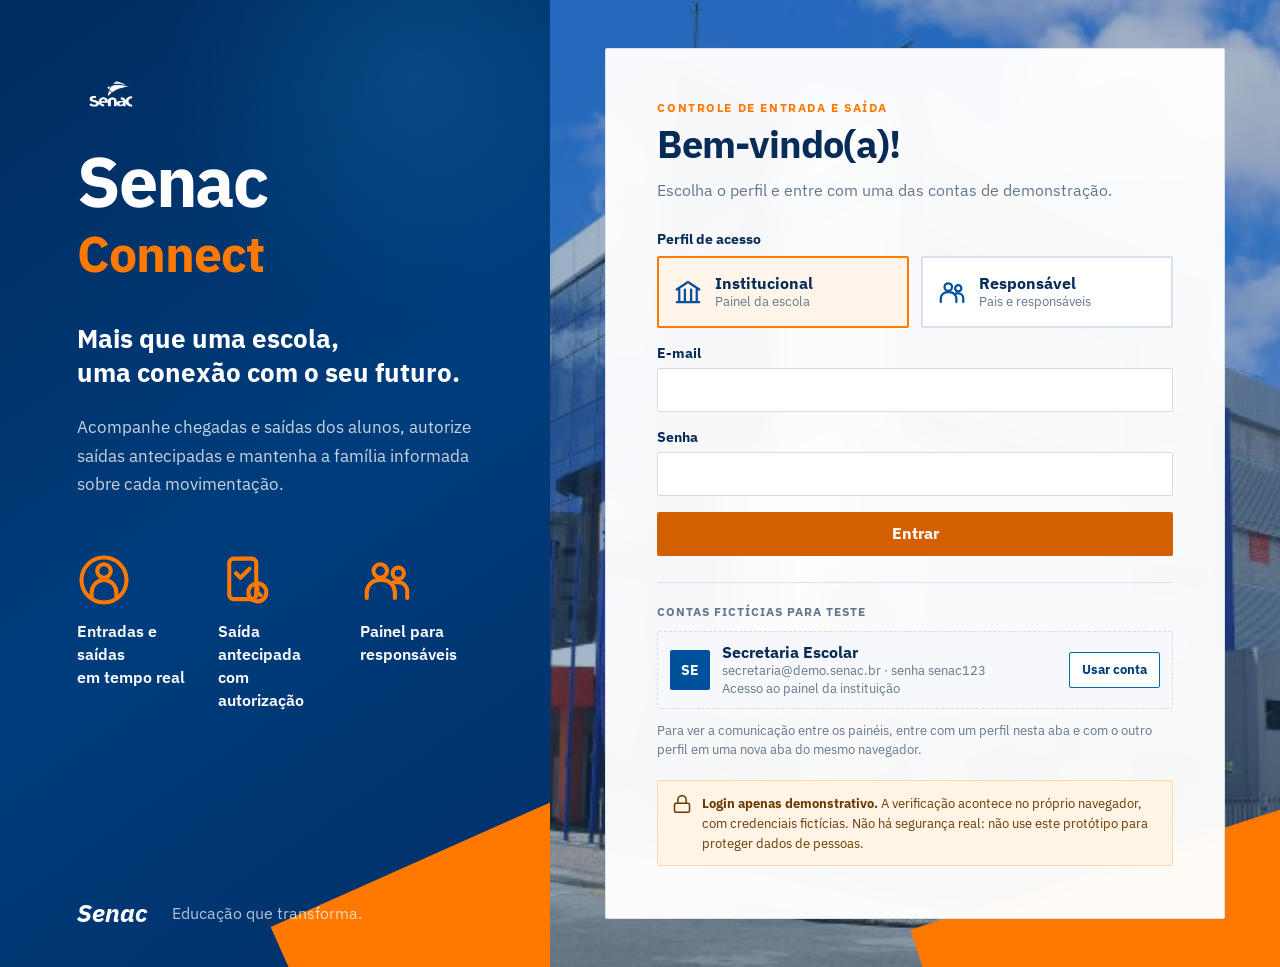
<file: index.html>
<!DOCTYPE html>
<html lang="pt-BR">
<head>
  <meta charset="UTF-8">
  <meta name="viewport" content="width=device-width, initial-scale=1.0">
  <meta
    name="description"
    content="Protótipo do sistema de controle de entrada e saída de alunos do Senac."
  >

  <title>Senac Connect</title>

  <link rel="preconnect" href="https://fonts.googleapis.com">
  <link rel="preconnect" href="https://fonts.gstatic.com" crossorigin>
  <link
    href="https://fonts.googleapis.com/css2?family=IBM+Plex+Sans:wght@400;500;600;700&display=swap"
    rel="stylesheet"
  >
  <link rel="stylesheet" href="style.css">
</head>

<body>
  <main class="page">
    <section class="presentation" aria-labelledby="brand-title">
      <div class="presentation__content">
        <img
          class="brand-logo"
          src="img/logo-senac.png"
          alt="Senac"
        >

        <h1 id="brand-title" class="brand-title">
          <span>Senac</span>
        <strong>Connect</strong>
        </h1>

        <p class="slogan">
          Mais que uma escola,<br>
          uma conexão com o seu futuro.
        </p>

        <p class="description">
          Acompanhe chegadas e saídas dos alunos, autorize saídas antecipadas
          e mantenha a família informada sobre cada movimentação.
        </p>

        <div class="features">
          <article class="feature">
            <div class="feature__icon" aria-hidden="true">
              <svg viewBox="0 0 24 24">
                <circle cx="12" cy="8" r="3"></circle>
                <path d="M6.5 20v-2.5A5.5 5.5 0 0 1 12 12a5.5 5.5 0 0 1 5.5 5.5V20"></path>
                <circle cx="12" cy="12" r="10"></circle>
              </svg>
            </div>
            <p>Entradas e saídas<br>em tempo real</p>
          </article>

          <article class="feature">
            <div class="feature__icon" aria-hidden="true">
              <svg viewBox="0 0 24 24">
                <rect x="5" y="2.5" width="12" height="18" rx="2"></rect>
                <path d="m8 9 2 2 4-4"></path>
                <circle cx="17.5" cy="17.5" r="4"></circle>
                <path d="M17.5 15.5v2.2l1.5 1"></path>
              </svg>
            </div>
            <p>Saída antecipada<br>com autorização</p>
          </article>

          <article class="feature">
            <div class="feature__icon" aria-hidden="true">
              <svg viewBox="0 0 24 24">
                <circle cx="9" cy="8" r="3"></circle>
                <circle cx="17" cy="9" r="2.5"></circle>
                <path d="M3 20v-2.5A5.5 5.5 0 0 1 8.5 12H10a5.5 5.5 0 0 1 5.5 5.5V20"></path>
                <path d="M15 13h2a4 4 0 0 1 4 4v3"></path>
              </svg>
            </div>
            <p>Painel para<br>responsáveis</p>
          </article>
        </div>

        <footer class="presentation__footer">
          <strong>Senac</strong>
          <span>Educação que transforma.</span>
        </footer>
      </div>
    </section>

    <section class="access" aria-label="Acesso ao sistema">
      <div class="access__background" aria-hidden="true"></div>

      <div class="card">
        <header class="card__header">
          <p class="eyebrow">Controle de entrada e saída</p>
          <h2>Bem-vindo(a)!</h2>
          <p>Escolha o perfil e entre com uma das contas de demonstração.</p>
        </header>

        <p id="loginStatus" class="login-status" role="status" aria-live="polite"></p>

        <form id="loginForm" class="login-form" novalidate>
          <fieldset class="profile-switch">
            <legend>Perfil de acesso</legend>

            <label class="profile-option">
              <input type="radio" name="perfil" value="institucional" checked>
              <span class="profile-option__body">
                <svg viewBox="0 0 24 24" aria-hidden="true">
                  <path d="M3 10 12 4l9 6"></path>
                  <path d="M5 10v9M9.5 10v9M14.5 10v9M19 10v9M3 20h18"></path>
                </svg>
                <span>
                  <strong>Institucional</strong>
                  <small>Painel da escola</small>
                </span>
              </span>
            </label>

            <label class="profile-option">
              <input type="radio" name="perfil" value="responsavel">
              <span class="profile-option__body">
                <svg viewBox="0 0 24 24" aria-hidden="true">
                  <circle cx="9" cy="8" r="3"></circle>
                  <circle cx="17" cy="9" r="2.5"></circle>
                  <path d="M3 20v-2.5A5.5 5.5 0 0 1 8.5 12H10a5.5 5.5 0 0 1 5.5 5.5V20"></path>
                  <path d="M15 13h2a4 4 0 0 1 4 4v3"></path>
                </svg>
                <span>
                  <strong>Responsável</strong>
                  <small>Pais e responsáveis</small>
                </span>
              </span>
            </label>
          </fieldset>

          <div class="field">
            <label for="loginEmail">E-mail</label>
            <input id="loginEmail" type="email" autocomplete="username" aria-describedby="loginEmailError" required>
            <p id="loginEmailError" class="field__error"></p>
          </div>

          <div class="field">
            <label for="loginPassword">Senha</label>
            <input id="loginPassword" type="password" autocomplete="current-password" aria-describedby="loginPasswordError" required>
            <p id="loginPasswordError" class="field__error"></p>
          </div>

          <p id="loginError" class="form-error" role="alert"></p>

          <button class="primary-button" type="submit">Entrar</button>
        </form>

        <section class="demo-accounts" aria-labelledby="demoAccountsTitle">
          <h3 id="demoAccountsTitle">Contas fictícias para teste</h3>
          <ul id="demoAccounts" class="demo-accounts__list"></ul>
          <p class="demo-accounts__tip">
            Para ver a comunicação entre os painéis, entre com um perfil nesta aba
            e com o outro perfil em uma nova aba do mesmo navegador.
          </p>
        </section>

        <p class="notice notice--warning">
          <svg viewBox="0 0 24 24" aria-hidden="true">
            <rect x="3" y="11" width="18" height="11" rx="2"></rect>
            <path d="M7 11V7a5 5 0 0 1 10 0v4"></path>
          </svg>
          <span>
            <strong>Login apenas demonstrativo.</strong>
            A verificação acontece no próprio navegador, com credenciais fictícias.
            Não há segurança real: não use este protótipo para proteger dados de pessoas.
          </span>
        </p>
      </div>
    </section>
  </main>

  <script src="script.js"></script>
</body>
</html>
</file>
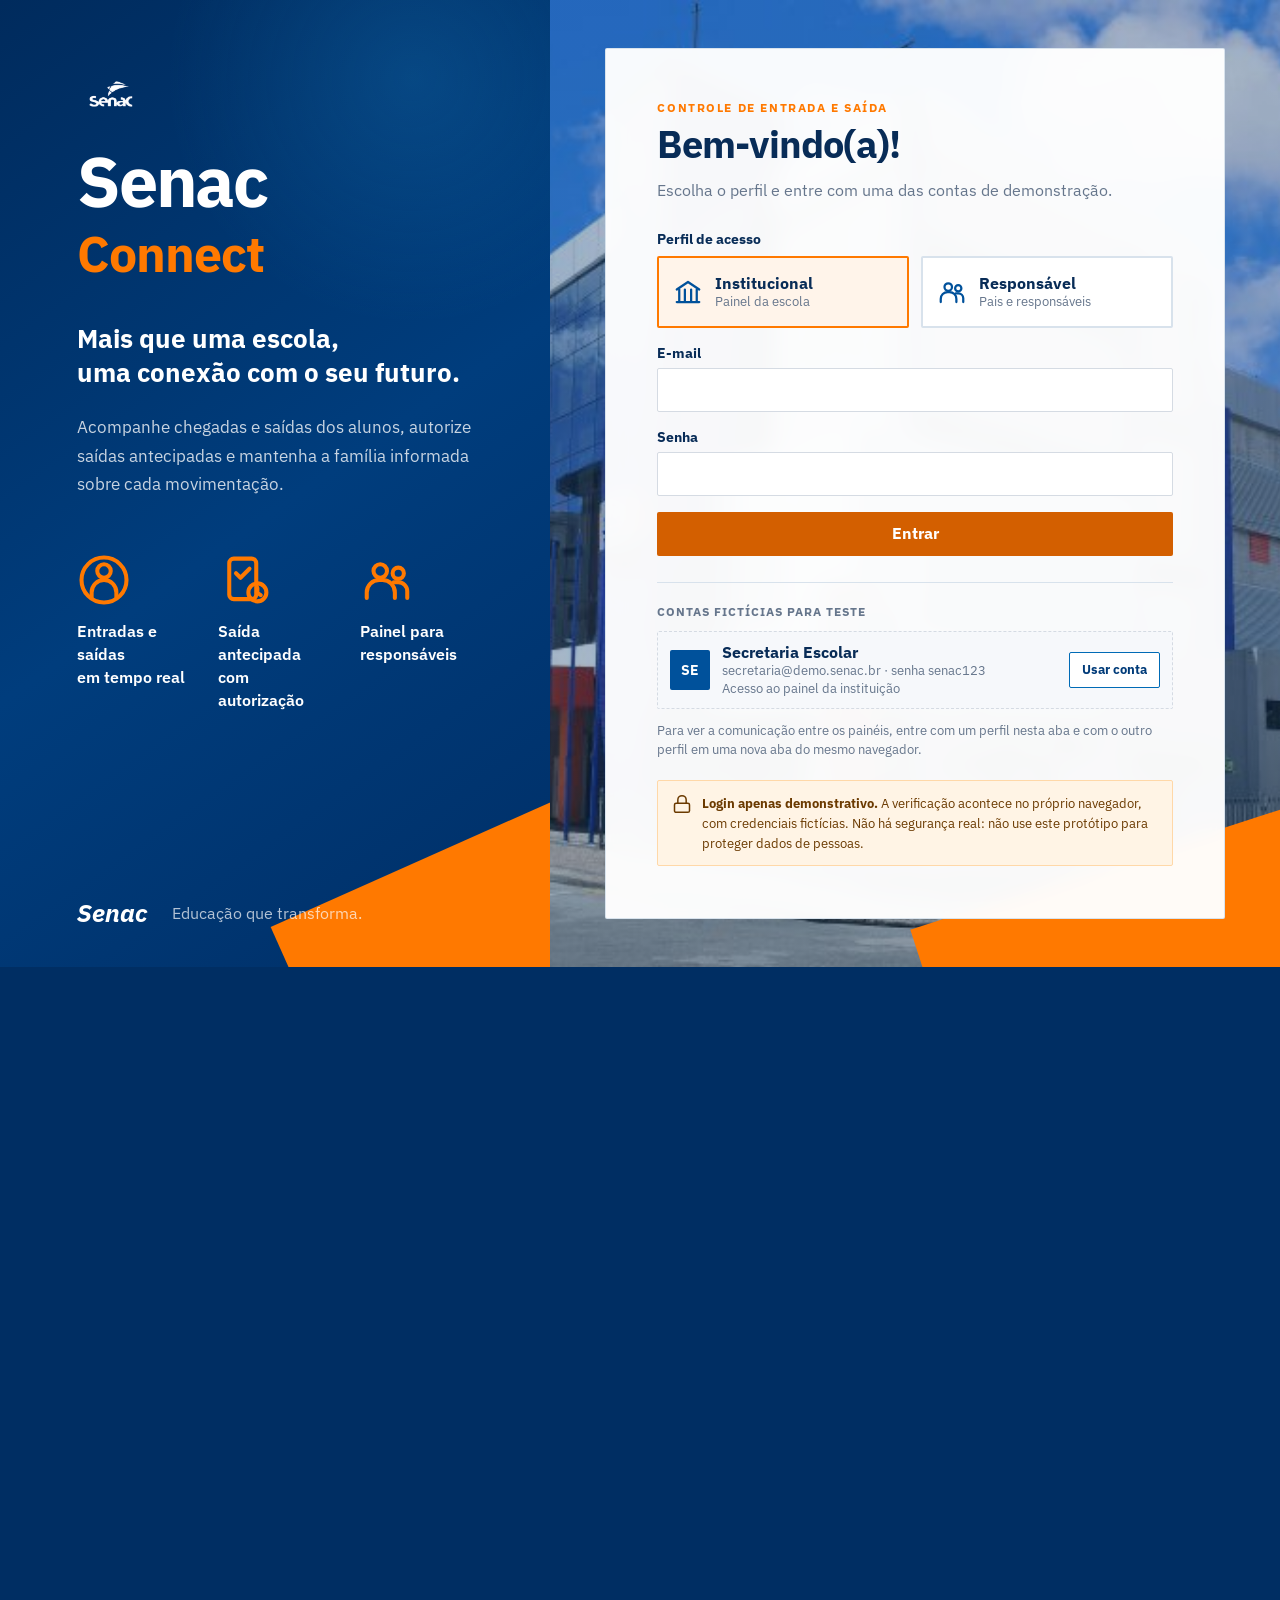
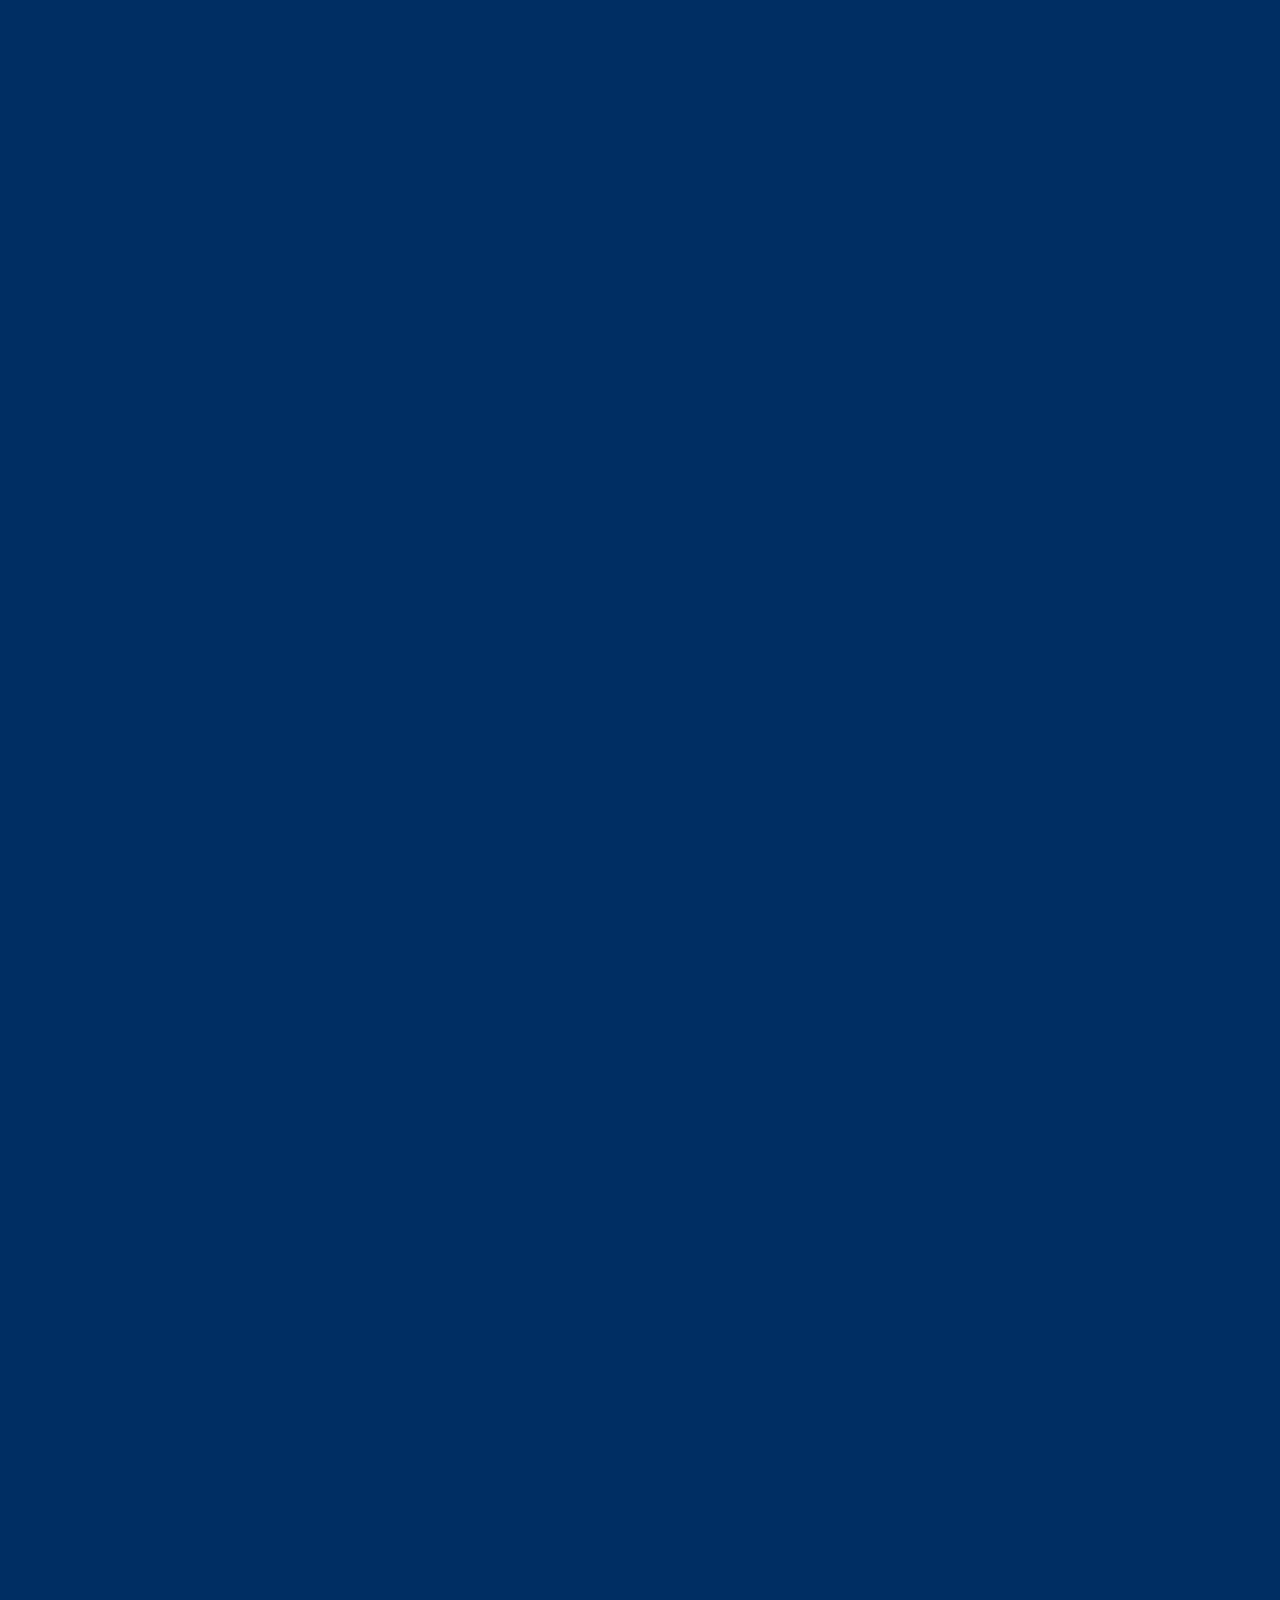
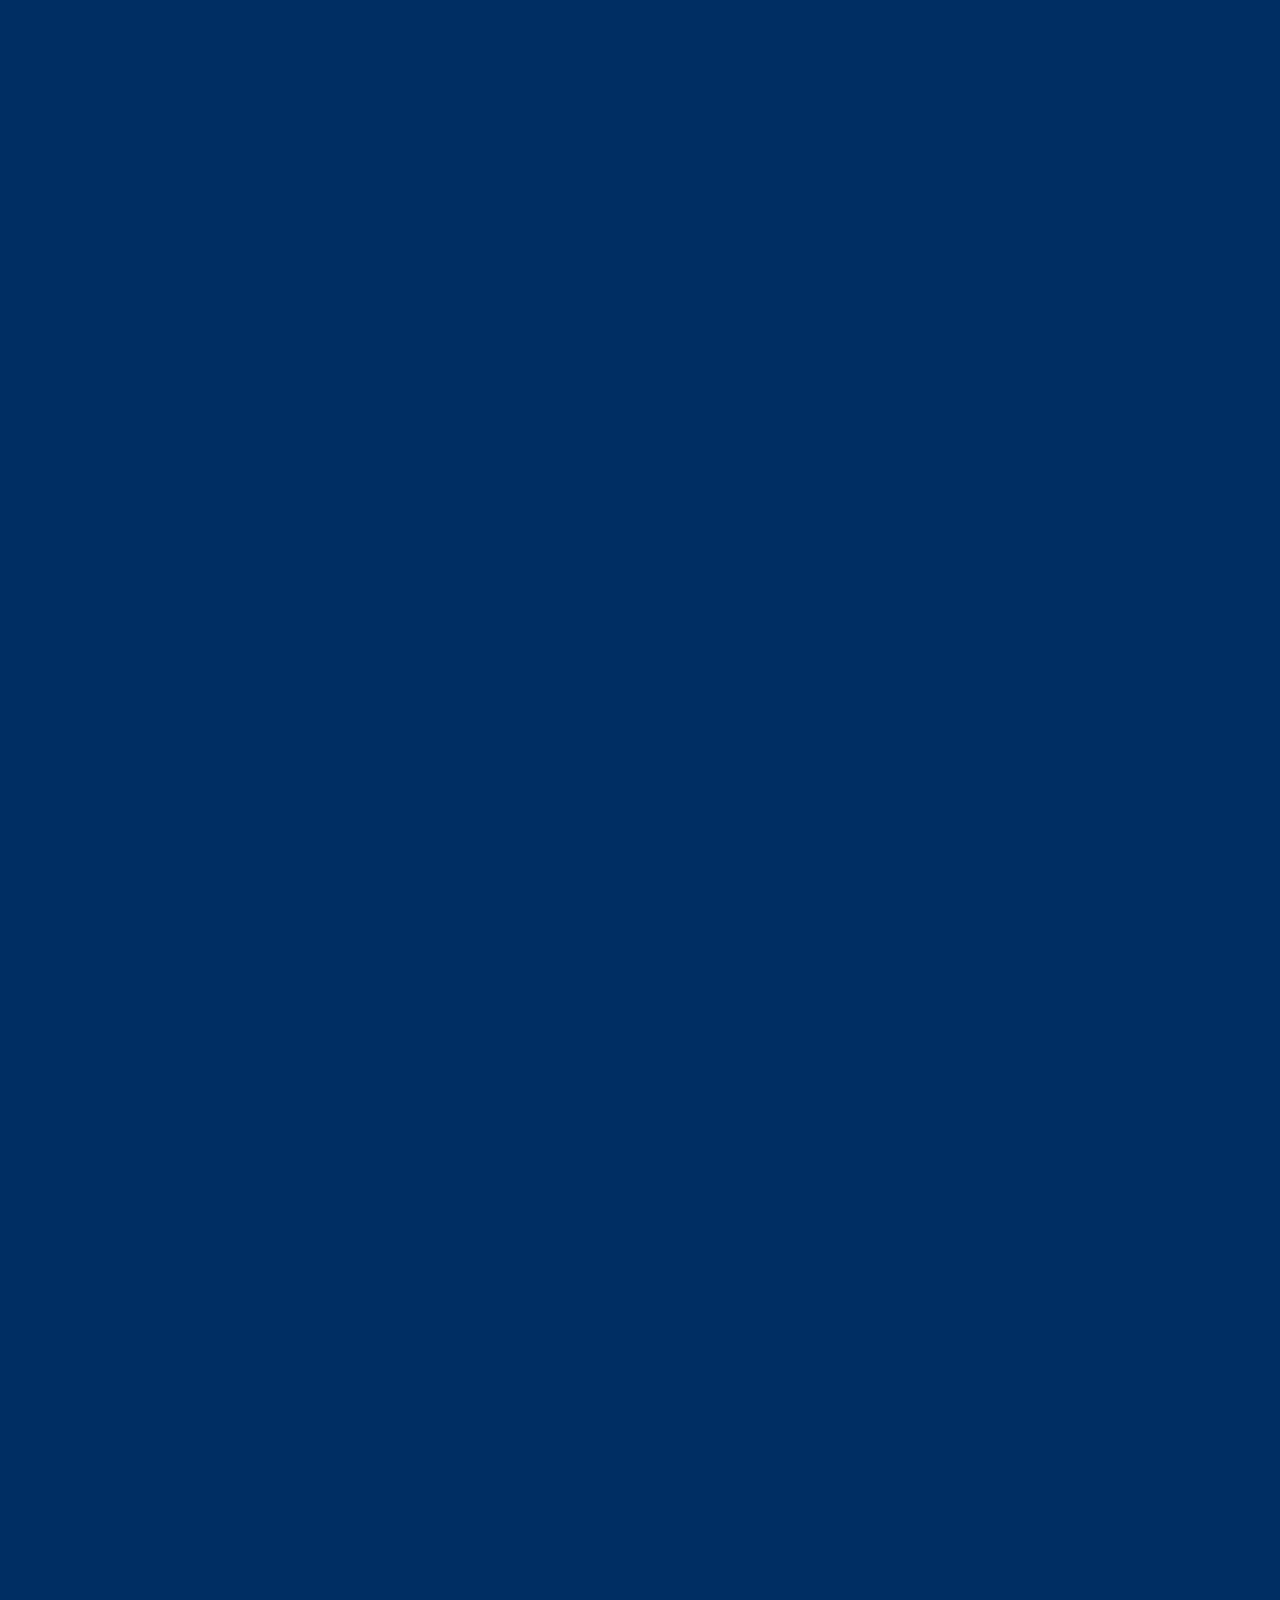
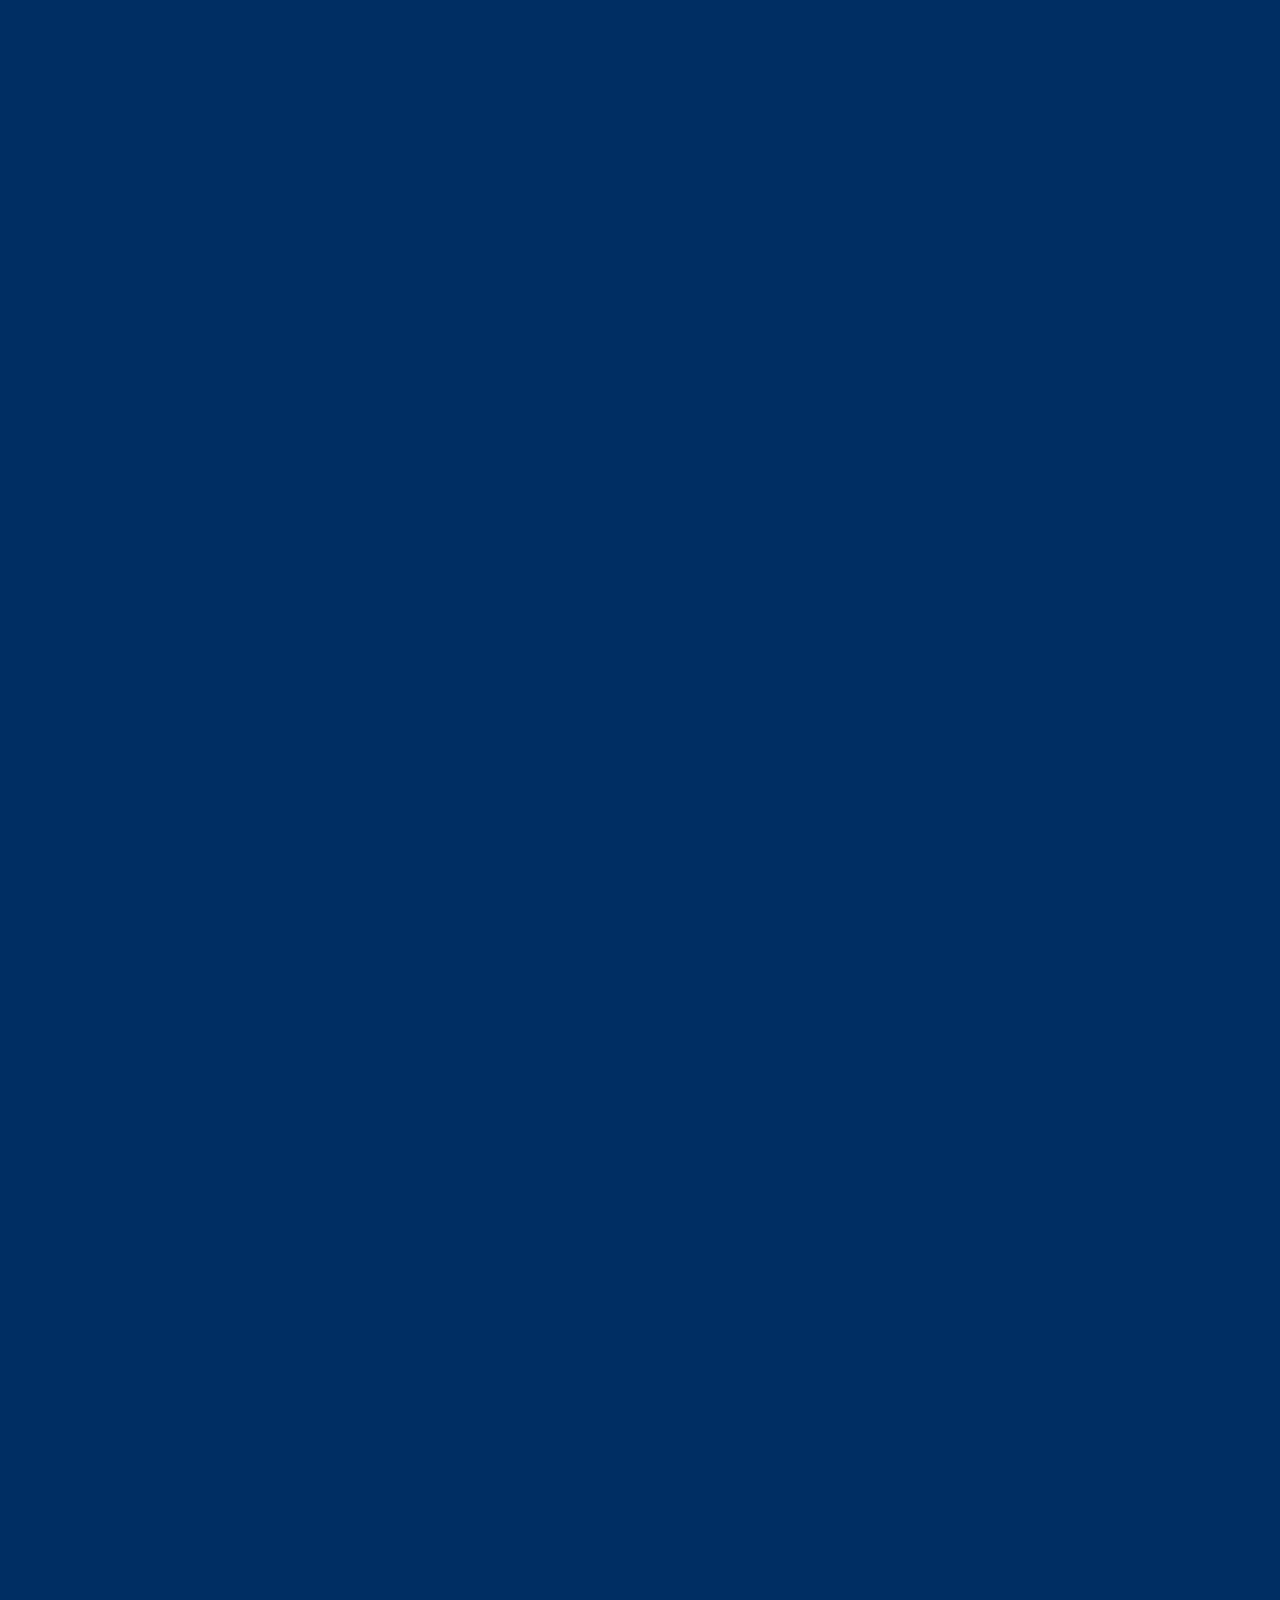
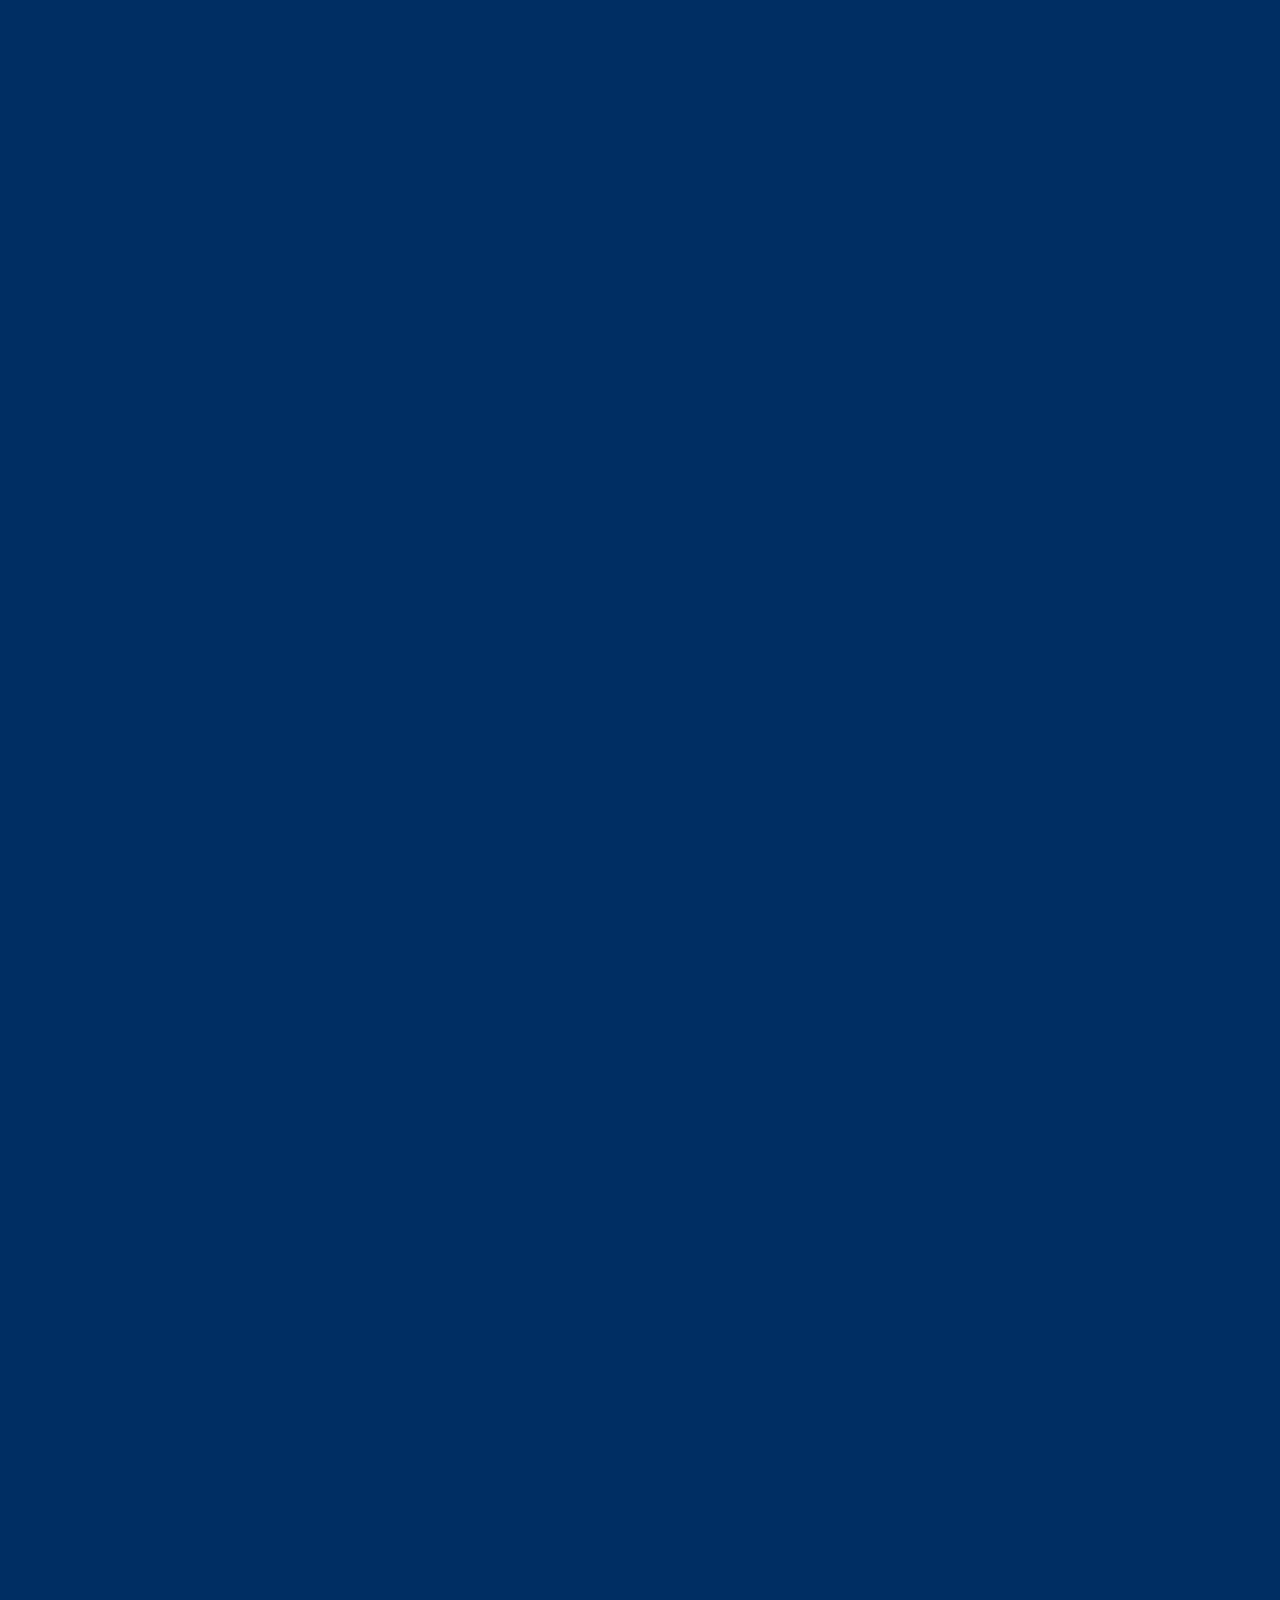
<file: chegada.html>
<!DOCTYPE html>
<html lang="pt-BR">
<head>
  <meta charset="UTF-8">
  <meta name="viewport" content="width=device-width, initial-scale=1.0">
  <!-- Página antiga mantida apenas para não quebrar links: o registro de chegada agora é feito pela catraca simulada no painel institucional. -->
  <meta http-equiv="refresh" content="0; url=index.html">
  <title>Redirecionando · Senac Connect</title>
</head>
<body>
  <p>Esta página foi substituída. <a href="index.html">Continuar para o login</a>.</p>
</body>
</html>
</file>
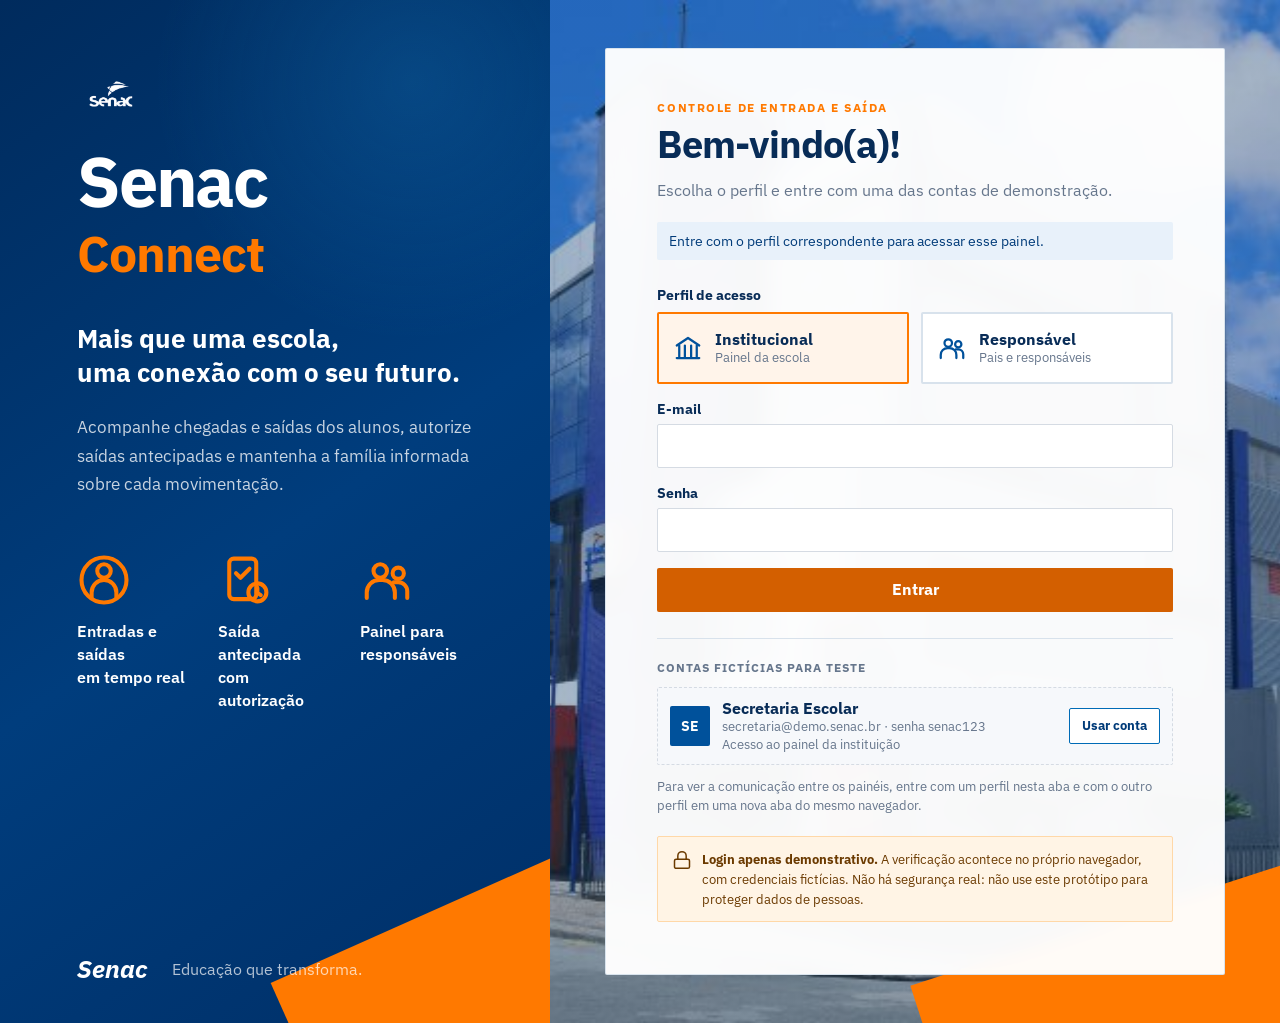
<file: institucional.html>
<!DOCTYPE html>
<html lang="pt-BR">
<head>
  <meta charset="UTF-8">
  <meta name="viewport" content="width=device-width, initial-scale=1.0">
  <meta name="description" content="Painel institucional do protótipo Senac Connect.">
  <title>Painel institucional · Senac Connect</title>

  <link rel="preconnect" href="https://fonts.googleapis.com">
  <link rel="preconnect" href="https://fonts.gstatic.com" crossorigin>
  <link href="https://fonts.googleapis.com/css2?family=IBM+Plex+Sans:wght@400;500;600;700&display=swap" rel="stylesheet">
  <link rel="stylesheet" href="style.css">
</head>

<body class="app">
  <a class="skip-link" href="#conteudo">Pular para o conteúdo</a>

  <header class="topbar">
    <a class="topbar__brand" href="#visao">
      <img class="topbar__logo" src="img/logo-senac-cor.png" alt="Senac" width="67" height="40">
      <span class="topbar__product">Connect</span>
    </a>
    <button id="menuToggle" class="icon-button topbar__menu" type="button" aria-controls="sidebar" aria-label="Mostrar ou ocultar o menu">
      <span data-icon="menu"></span>
    </button>
    <span class="topbar__context">Painel institucional</span>
    <div class="topbar__user">
      <span id="userAvatar" class="avatar" aria-hidden="true"></span>
      <span class="topbar__user-text">
        <strong id="userName"></strong>
        <small>Perfil institucional</small>
      </span>
    </div>
  </header>

  <div class="layout">
    <aside id="sidebar" class="sidebar" aria-label="Menu principal">
      <nav>
        <ul class="sidebar__list">
          <li><a href="#visao" data-nav="visao"><span data-icon="layout"></span>Visão geral</a></li>
          <li><a href="#movimentacoes" data-nav="movimentacoes"><span data-icon="history"></span>Movimentações</a></li>
          <li>
            <a href="#solicitacoes" data-nav="solicitacoes">
              <span data-icon="clipboard"></span>Solicitações de saída
              <span id="navPending" class="nav-count" hidden></span>
            </a>
          </li>
          <li>
            <a href="#ocorrencias" data-nav="ocorrencias">
              <span data-icon="alert"></span>Ocorrências
              <span id="navAlerts" class="nav-count nav-count--danger" hidden></span>
            </a>
          </li>
          <li><a href="#catraca" data-nav="catraca"><span data-icon="fingerprint"></span>Catraca (simulação)</a></li>
        </ul>
        <ul class="sidebar__list sidebar__list--secondary">
          <li><button id="resetDemo" type="button"><span data-icon="refresh"></span>Restaurar dados fictícios</button></li>
          <li><button type="button" data-logout><span data-icon="saida"></span>Sair</button></li>
        </ul>
      </nav>
    </aside>
    <div id="sidebarBackdrop" class="sidebar-backdrop" aria-hidden="true"></div>

    <main id="conteudo" class="content">
      <p class="demo-banner">
        <span data-icon="info"></span>
        <span>
          <strong>Ambiente de demonstração.</strong>
          Dados fictícios, login simulado e catraca simulada. Nada é enviado a servidores.
        </span>
      </p>

      <div id="globalAlert"></div>

      <!-- Visão geral -->
      <section data-view="visao" aria-labelledby="visaoTitle">
        <div class="page-head">
          <div>
            <h1 id="visaoTitle" tabindex="-1">Visão geral</h1>
            <p id="overviewSubtitle">Resumo das movimentações do dia.</p>
          </div>
          <div class="field field--inline">
            <label for="overviewDate">Data</label>
            <input id="overviewDate" type="date">
          </div>
        </div>

        <div id="kpis" class="kpi-grid"></div>

        <div class="grid-2">
          <article class="box">
            <header class="box__header">
              <h2><span data-icon="clipboard"></span>Solicitações pendentes</h2>
              <a class="box__link" href="#solicitacoes">Ver todas</a>
            </header>
            <div id="pendingList" class="box__body"></div>
          </article>

          <article class="box box--danger">
            <header class="box__header">
              <h2><span data-icon="alert"></span>Saídas sem liberação a verificar</h2>
              <a class="box__link" href="#ocorrencias">Ver todas</a>
            </header>
            <div id="alertList" class="box__body"></div>
          </article>
        </div>

        <div class="grid-2">
          <article class="box">
            <header class="box__header">
              <h2><span data-icon="entrada"></span>Chegadas</h2>
              <button class="box__link" type="button" data-goto-history="entrada">Ver no histórico</button>
            </header>
            <div id="arrivalsList" class="box__body"></div>
          </article>

          <article class="box">
            <header class="box__header">
              <h2><span data-icon="saida"></span>Saídas</h2>
              <button class="box__link" type="button" data-goto-history="saida">Ver no histórico</button>
            </header>
            <div id="exitsList" class="box__body"></div>
          </article>
        </div>
      </section>

      <!-- Movimentações -->
      <section data-view="movimentacoes" aria-labelledby="movTitle" hidden>
        <div class="page-head">
          <div>
            <h1 id="movTitle" tabindex="-1">Movimentações</h1>
            <p>Histórico de entradas e saídas registradas pela catraca simulada.</p>
          </div>
        </div>

        <article class="box">
          <header class="box__header">
            <h2><span data-icon="history"></span>Histórico de movimentações</h2>
          </header>
          <form id="historyFilters" class="filters" aria-label="Filtros do histórico">
            <div class="field">
              <label for="filterAluno">Aluno</label>
              <select id="filterAluno"></select>
            </div>
            <div class="field">
              <label for="filterTurma">Turma</label>
              <select id="filterTurma"></select>
            </div>
            <div class="field">
              <label for="filterData">Data</label>
              <input id="filterData" type="date">
            </div>
            <div class="field">
              <label for="filterSituacao">Situação</label>
              <select id="filterSituacao">
                <option value="">Todas</option>
                <option value="entrada">Entradas</option>
                <option value="saida">Todas as saídas</option>
                <option value="regular">Saídas regulares</option>
                <option value="autorizada">Saídas autorizadas</option>
                <option value="sem_liberacao">Saídas sem liberação</option>
              </select>
            </div>
            <button class="ghost-button" type="reset">Limpar filtros</button>
          </form>
          <div id="historyTable"></div>
        </article>
      </section>

      <!-- Solicitações -->
      <section data-view="solicitacoes" aria-labelledby="reqTitle" hidden>
        <div class="page-head">
          <div>
            <h1 id="reqTitle" tabindex="-1">Solicitações de saída</h1>
            <p>Pedidos de liberação enviados pelos responsáveis. Aprove ou recuse os pendentes.</p>
          </div>
        </div>

        <article class="box">
          <header class="box__header">
            <h2><span data-icon="clipboard"></span>Autorizações de saída antecipada</h2>
          </header>
          <form id="requestFilters" class="filters" aria-label="Filtros das solicitações">
            <div class="field">
              <label for="requestStatus">Situação</label>
              <select id="requestStatus">
                <option value="">Todas</option>
                <option value="pendente">Pendentes</option>
                <option value="aprovada">Aprovadas</option>
                <option value="recusada">Recusadas</option>
                <option value="cancelada">Canceladas</option>
              </select>
            </div>
            <div class="field">
              <label for="requestTurma">Turma</label>
              <select id="requestTurma"></select>
            </div>
            <div class="field">
              <label for="requestData">Data da saída</label>
              <input id="requestData" type="date">
            </div>
            <button class="ghost-button" type="reset">Limpar filtros</button>
          </form>
          <div id="requestsTable"></div>
        </article>
      </section>

      <!-- Ocorrências -->
      <section data-view="ocorrencias" aria-labelledby="occTitle" hidden>
        <div class="page-head">
          <div>
            <h1 id="occTitle" tabindex="-1">Ocorrências</h1>
            <p>Saídas registradas sem liberação aprovada. O responsável é notificado automaticamente.</p>
          </div>
        </div>

        <article class="box box--danger">
          <header class="box__header">
            <h2><span data-icon="alert"></span>Saídas sem liberação</h2>
          </header>
          <div id="alertsTable"></div>
        </article>
      </section>

      <!-- Catraca -->
      <section data-view="catraca" aria-labelledby="catracaTitle" hidden>
        <div class="page-head">
          <div>
            <h1 id="catracaTitle" tabindex="-1">Catraca biométrica <span class="tag">Simulação</span></h1>
            <p>
              Demonstração do fluxo de identificação. Não há conexão com equipamentos e nenhum
              dado biométrico (imagem ou digital) é capturado ou armazenado.
            </p>
          </div>
        </div>

        <div class="catraca">
          <div id="catracaDevice" class="catraca-device" data-state="idle">
            <div class="catraca-device__screen" role="status" aria-live="polite">
              <span class="catraca-device__sensor" data-icon="fingerprint"></span>
              <strong id="catracaScreenTitle">Aguardando identificação</strong>
              <span id="catracaScreenText">Selecione um aluno e simule a leitura.</span>
            </div>
            <div class="catraca-device__lights" aria-hidden="true">
              <span class="light light--ok"></span>
              <span class="light light--alert"></span>
            </div>
            <small>Terminal 01 · Portaria principal (fictício)</small>
          </div>

          <form id="catracaForm" class="box catraca-form" novalidate>
            <header class="box__header">
              <h2><span data-icon="fingerprint"></span>Registrar evento</h2>
            </header>
            <div class="box__body">
              <ol class="steps" aria-label="Etapas">
                <li data-step="1" class="is-active">Selecionar aluno</li>
                <li data-step="2">Identificar</li>
                <li data-step="3">Registrar evento</li>
              </ol>

              <div class="field">
                <label for="catracaAluno">1. Aluno</label>
                <select id="catracaAluno" aria-describedby="catracaAlunoError">
                  <option value="">Selecione um aluno fictício</option>
                </select>
                <p id="catracaAlunoError" class="field__error"></p>
              </div>

              <button id="catracaIdentify" class="secondary-button" type="button">
                <span data-icon="fingerprint"></span>2. Simular identificação
              </button>

              <fieldset id="catracaEvent" class="catraca-event" disabled>
                <legend>3. Tipo de evento</legend>
                <div class="segmented">
                  <label><input type="radio" name="catracaTipo" value="entrada"><span><span data-icon="entrada"></span>Entrada</span></label>
                  <label><input type="radio" name="catracaTipo" value="saida"><span><span data-icon="saida"></span>Saída</span></label>
                </div>
                <p id="catracaSuggestion" class="hint"></p>

                <div class="field-row">
                  <div class="field">
                    <label for="catracaData">Data do evento</label>
                    <input id="catracaData" type="date" required>
                  </div>
                  <div class="field">
                    <label for="catracaHora">Horário</label>
                    <input id="catracaHora" type="time" required>
                  </div>
                </div>
                <button id="catracaNow" class="link-button" type="button">Usar data e horário atuais</button>
                <p class="hint">Altere a data e o horário para simular situações diferentes, como uma saída antes do fim do turno.</p>

                <p id="catracaError" class="form-error" role="alert"></p>
                <button class="primary-button" type="submit"><span data-icon="check"></span>Registrar na catraca</button>
              </fieldset>
            </div>
          </form>
        </div>

        <div id="catracaResult" class="catraca-result" hidden></div>

        <article class="box">
          <header class="box__header">
            <h2><span data-icon="history"></span>Últimos eventos da catraca</h2>
          </header>
          <ul id="catracaLog" class="event-list box__body"></ul>
        </article>
      </section>
    </main>
  </div>

  <footer class="app-footer">© 2026 Senac Connect · Protótipo demonstrativo com dados fictícios</footer>

  <dialog id="detailsDialog" class="dialog" aria-labelledby="detailsTitle">
    <div class="dialog__header">
      <h2 id="detailsTitle">Detalhes da solicitação</h2>
      <button class="icon-button" type="button" data-close-dialog aria-label="Fechar"><span data-icon="close"></span></button>
    </div>
    <div id="detailsBody" class="dialog__body"></div>
    <div id="detailsActions" class="dialog__actions"></div>
  </dialog>

  <dialog id="refuseDialog" class="dialog" aria-labelledby="refuseTitle">
    <form id="refuseForm" novalidate>
      <div class="dialog__header">
        <h2 id="refuseTitle">Recusar solicitação</h2>
        <button class="icon-button" type="button" data-close-dialog aria-label="Fechar"><span data-icon="close"></span></button>
      </div>
      <div class="dialog__body">
        <p id="refuseSummary"></p>
        <div class="field">
          <label for="refuseReason">Justificativa para o responsável</label>
          <textarea id="refuseReason" rows="3" maxlength="200" aria-describedby="refuseReasonError refuseReasonHint"></textarea>
          <p id="refuseReasonHint" class="hint">Entre 5 e 200 caracteres. O texto aparece no painel do responsável.</p>
          <p id="refuseReasonError" class="field__error"></p>
        </div>
      </div>
      <div class="dialog__actions">
        <button class="ghost-button" type="button" data-close-dialog>Cancelar</button>
        <button class="danger-button" type="submit"><span data-icon="thumbsDown"></span>Recusar</button>
      </div>
    </form>
  </dialog>

  <script src="script.js"></script>
  <script src="catraca.js"></script>
  <script src="institucional.js"></script>
</body>
</html>
</file>
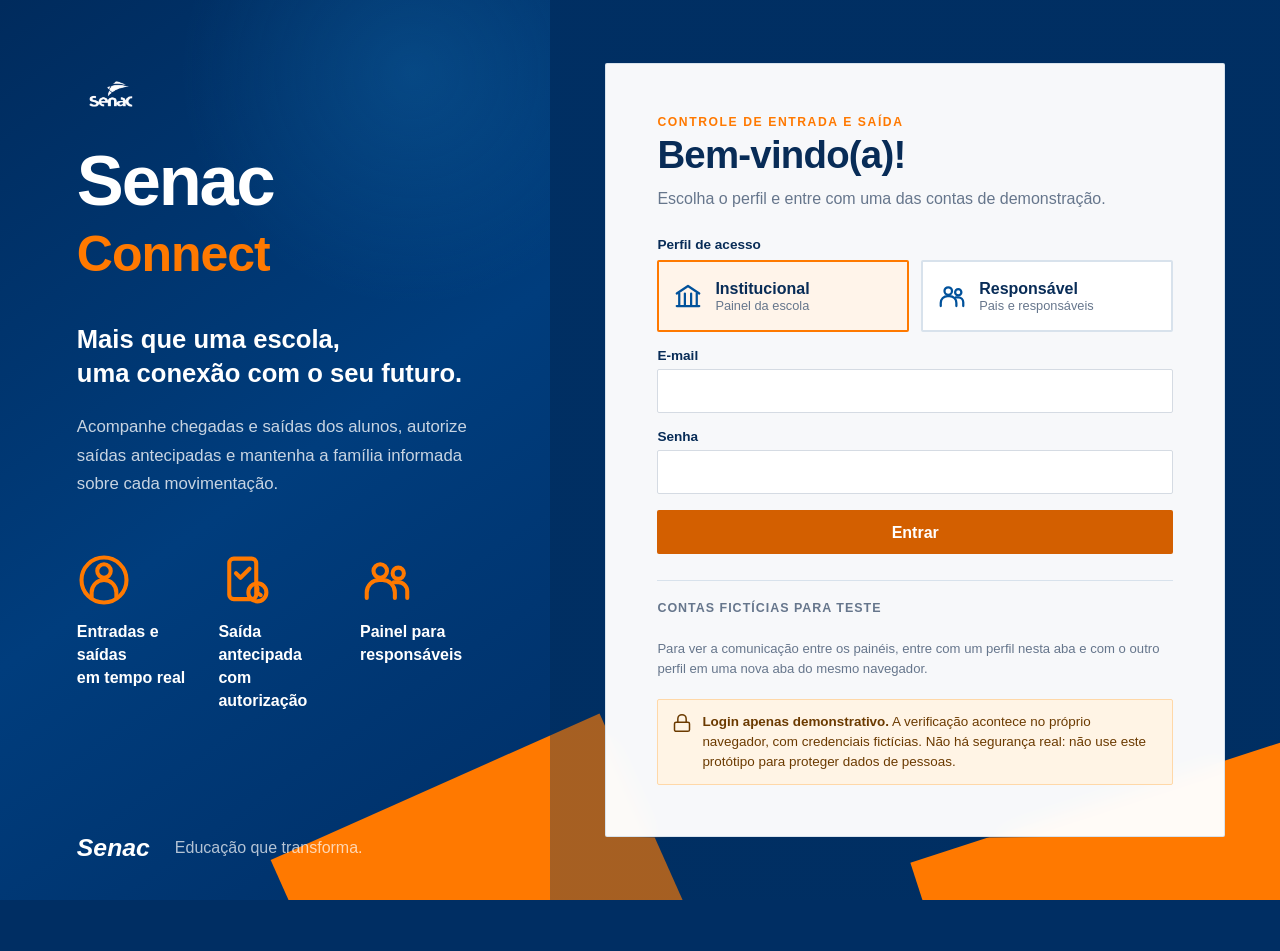
<file: painel.html>
<!DOCTYPE html>
<html lang="pt-BR">
<head>
  <meta charset="UTF-8">
  <meta name="viewport" content="width=device-width, initial-scale=1.0">
  <!-- Página antiga mantida apenas para não quebrar links: o painel da escola agora é institucional.html. -->
  <meta http-equiv="refresh" content="0; url=institucional.html">
  <title>Redirecionando · Senac Connect</title>
</head>
<body>
  <p>Esta página foi substituída. <a href="institucional.html">Continuar para o painel institucional</a>.</p>
</body>
</html>
</file>
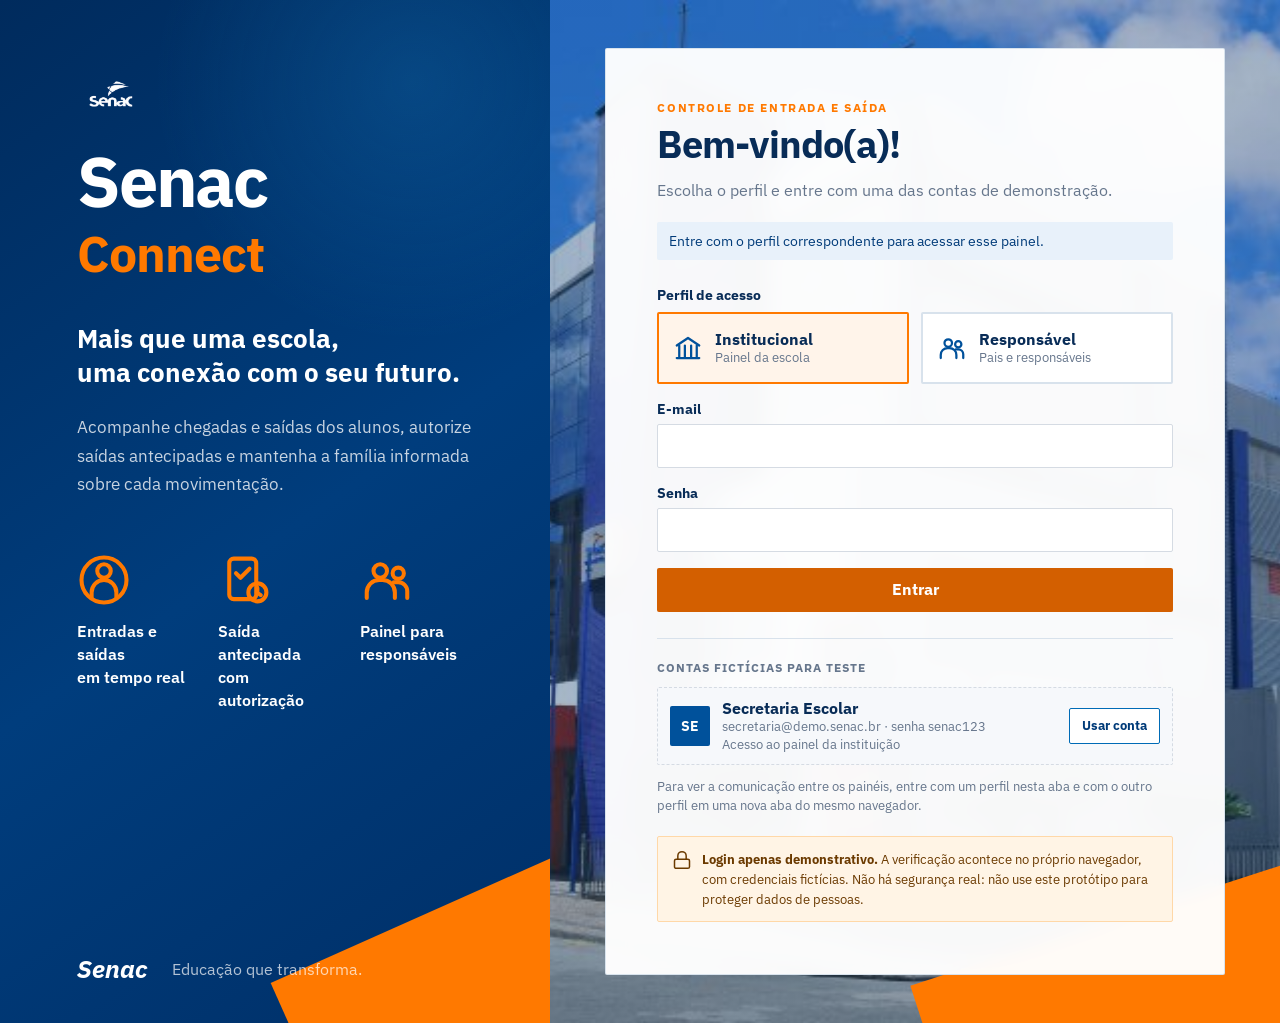
<file: responsavel.html>
<!DOCTYPE html>
<html lang="pt-BR">
<head>
  <meta charset="UTF-8">
  <meta name="viewport" content="width=device-width, initial-scale=1.0">
  <meta name="description" content="Painel do responsável do protótipo Senac Connect.">
  <title>Painel do responsável · Senac Connect</title>

  <link rel="preconnect" href="https://fonts.googleapis.com">
  <link rel="preconnect" href="https://fonts.gstatic.com" crossorigin>
  <link href="https://fonts.googleapis.com/css2?family=IBM+Plex+Sans:wght@400;500;600;700&display=swap" rel="stylesheet">
  <link rel="stylesheet" href="style.css">
</head>

<body class="app">
  <a class="skip-link" href="#conteudo">Pular para o conteúdo</a>

  <header class="topbar">
    <a class="topbar__brand" href="#visao">
      <img class="topbar__logo" src="img/logo-senac-cor.png" alt="Senac" width="67" height="40">
      <span class="topbar__product">Connect</span>
    </a>
    <button id="menuToggle" class="icon-button topbar__menu" type="button" aria-controls="sidebar" aria-label="Mostrar ou ocultar o menu">
      <span data-icon="menu"></span>
    </button>
    <span class="topbar__context">Painel do responsável</span>
    <div class="topbar__user">
      <span id="userAvatar" class="avatar" aria-hidden="true"></span>
      <span class="topbar__user-text">
        <strong id="userName"></strong>
        <small>Responsável</small>
      </span>
    </div>
  </header>

  <div class="layout">
    <aside id="sidebar" class="sidebar" aria-label="Menu principal">
      <nav>
        <ul class="sidebar__list">
          <li><a href="#visao" data-nav="visao"><span data-icon="layout"></span>Visão geral</a></li>
          <li><a href="#liberacao" data-nav="liberacao"><span data-icon="form"></span>Solicitar liberação</a></li>
          <li><a href="#historico" data-nav="historico"><span data-icon="history"></span>Histórico</a></li>
          <li>
            <a href="#notificacoes" data-nav="notificacoes">
              <span data-icon="bell"></span>Notificações
              <span id="navUnread" class="nav-count" hidden></span>
            </a>
          </li>
        </ul>
        <ul class="sidebar__list sidebar__list--secondary">
          <li><button id="resetDemo" type="button"><span data-icon="refresh"></span>Restaurar dados fictícios</button></li>
          <li><button type="button" data-logout><span data-icon="saida"></span>Sair</button></li>
        </ul>
      </nav>
    </aside>
    <div id="sidebarBackdrop" class="sidebar-backdrop" aria-hidden="true"></div>

    <main id="conteudo" class="content">
      <p class="demo-banner">
        <span data-icon="info"></span>
        <span>
          <strong>Ambiente de demonstração.</strong>
          Dados fictícios e login simulado. As notificações são exemplos gerados pela catraca simulada.
        </span>
      </p>

      <div class="student-bar" role="group" aria-labelledby="studentBarLabel">
        <span id="studentBarLabel" class="student-bar__label">Aluno acompanhado</span>
        <div id="studentSwitcher" class="student-switcher"></div>
      </div>

      <!-- Visão geral -->
      <section data-view="visao" aria-labelledby="visaoTitle">
        <div class="page-head">
          <div>
            <h1 id="visaoTitle" tabindex="-1">Visão geral</h1>
            <p id="studentSubtitle"></p>
          </div>
        </div>

        <div id="statusCards" class="status-grid"></div>

        <div class="grid-2">
          <article class="box">
            <header class="box__header">
              <h2><span data-icon="bell"></span>Notificações recentes</h2>
              <a class="box__link" href="#notificacoes">Ver todas</a>
            </header>
            <div id="recentNotifications" class="box__body"></div>
          </article>

          <article class="box">
            <header class="box__header">
              <h2><span data-icon="clipboard"></span>Solicitações de liberação</h2>
              <a class="box__link" href="#liberacao">Nova solicitação</a>
            </header>
            <div id="recentRequests" class="box__body"></div>
          </article>
        </div>
      </section>

      <!-- Solicitar liberação -->
      <section data-view="liberacao" aria-labelledby="liberacaoTitle" hidden>
        <div class="page-head">
          <div>
            <h1 id="liberacaoTitle" tabindex="-1">Solicitar liberação de saída</h1>
            <p>Peça a saída antecipada e acompanhe a análise da escola. Todo pedido começa como “Pendente”.</p>
          </div>
        </div>

        <div class="request-layout">
          <article class="box">
            <header class="box__header">
              <h2><span data-icon="form"></span>Novo pedido</h2>
            </header>
            <form id="requestForm" class="box__body form-stack" novalidate>
              <div class="field">
                <label for="reqAluno">Aluno</label>
                <select id="reqAluno" aria-describedby="reqAlunoError" required></select>
                <p id="reqAlunoError" class="field__error"></p>
              </div>

              <div class="field-row">
                <div class="field">
                  <label for="reqData">Data da saída</label>
                  <input id="reqData" type="date" aria-describedby="reqDataError" required>
                  <p id="reqDataError" class="field__error"></p>
                </div>
                <div class="field">
                  <label for="reqHora">Horário previsto</label>
                  <input id="reqHora" type="time" aria-describedby="reqHoraHint reqHoraError" required>
                  <p id="reqHoraHint" class="hint"></p>
                  <p id="reqHoraError" class="field__error"></p>
                </div>
              </div>

              <div class="field">
                <label for="reqMotivo">Motivo da solicitação</label>
                <textarea id="reqMotivo" rows="4" maxlength="300" aria-describedby="reqMotivoHint reqMotivoError" required></textarea>
                <p id="reqMotivoHint" class="hint">
                  Entre 10 e 300 caracteres. <span id="reqMotivoCount">0/300</span>
                </p>
                <p id="reqMotivoError" class="field__error"></p>
              </div>

              <p id="reqFormError" class="form-error" role="alert"></p>

              <button class="primary-button" type="submit"><span data-icon="send"></span>Enviar solicitação</button>
            </form>
          </article>

          <aside class="box box--soft" aria-labelledby="rulesTitle">
            <header class="box__header">
              <h2 id="rulesTitle"><span data-icon="info"></span>Como funciona</h2>
            </header>
            <ol class="box__body rules-list">
              <li>O pedido chega ao painel da escola com o status <strong>Pendente</strong>.</li>
              <li>A coordenação aprova ou recusa. O status muda aqui e você recebe uma notificação.</li>
              <li>Com a liberação aprovada, a saída na catraca é registrada como <strong>Saída autorizada</strong> a partir de 30 minutos antes do horário pedido.</li>
              <li>Saídas antes do fim do turno sem liberação geram uma ocorrência.</li>
            </ol>
          </aside>
        </div>

        <article class="box">
          <header class="box__header">
            <h2><span data-icon="clipboard"></span>Acompanhar solicitações</h2>
          </header>
          <div id="requestsTable"></div>
        </article>
      </section>

      <!-- Histórico -->
      <section data-view="historico" aria-labelledby="historicoTitle" hidden>
        <div class="page-head">
          <div>
            <h1 id="historicoTitle" tabindex="-1">Histórico de entradas e saídas</h1>
            <p>Movimentações do aluno selecionado registradas pela catraca simulada.</p>
          </div>
        </div>

        <article class="box">
          <header class="box__header">
            <h2><span data-icon="history"></span>Movimentações</h2>
          </header>
          <form id="historyFilters" class="filters" aria-label="Filtros do histórico">
            <div class="field">
              <label for="histTipo">Evento</label>
              <select id="histTipo">
                <option value="">Entradas e saídas</option>
                <option value="entrada">Somente entradas</option>
                <option value="saida">Somente saídas</option>
              </select>
            </div>
            <div class="field">
              <label for="histPeriodo">Período</label>
              <select id="histPeriodo">
                <option value="7">Últimos 7 dias</option>
                <option value="30">Últimos 30 dias</option>
                <option value="">Todo o período</option>
              </select>
            </div>
            <button class="ghost-button" type="reset">Limpar filtros</button>
          </form>
          <div id="historyTable"></div>
        </article>
      </section>

      <!-- Notificações -->
      <section data-view="notificacoes" aria-labelledby="notifTitle" hidden>
        <div class="page-head">
          <div>
            <h1 id="notifTitle" tabindex="-1">Notificações</h1>
            <p>Avisos demonstrativos sobre chegadas, saídas, ocorrências e solicitações.</p>
          </div>
          <button id="markAllRead" class="ghost-button" type="button"><span data-icon="check"></span>Marcar todas como lidas</button>
        </div>

        <article class="box">
          <header class="box__header">
            <h2><span data-icon="bell"></span>Caixa de notificações</h2>
          </header>
          <div id="allNotifications" class="box__body"></div>
        </article>
      </section>
    </main>
  </div>

  <footer class="app-footer">© 2026 Senac Connect · Protótipo demonstrativo com dados fictícios</footer>

  <script src="script.js"></script>
  <script src="responsavel.js"></script>
</body>
</html>
</file>
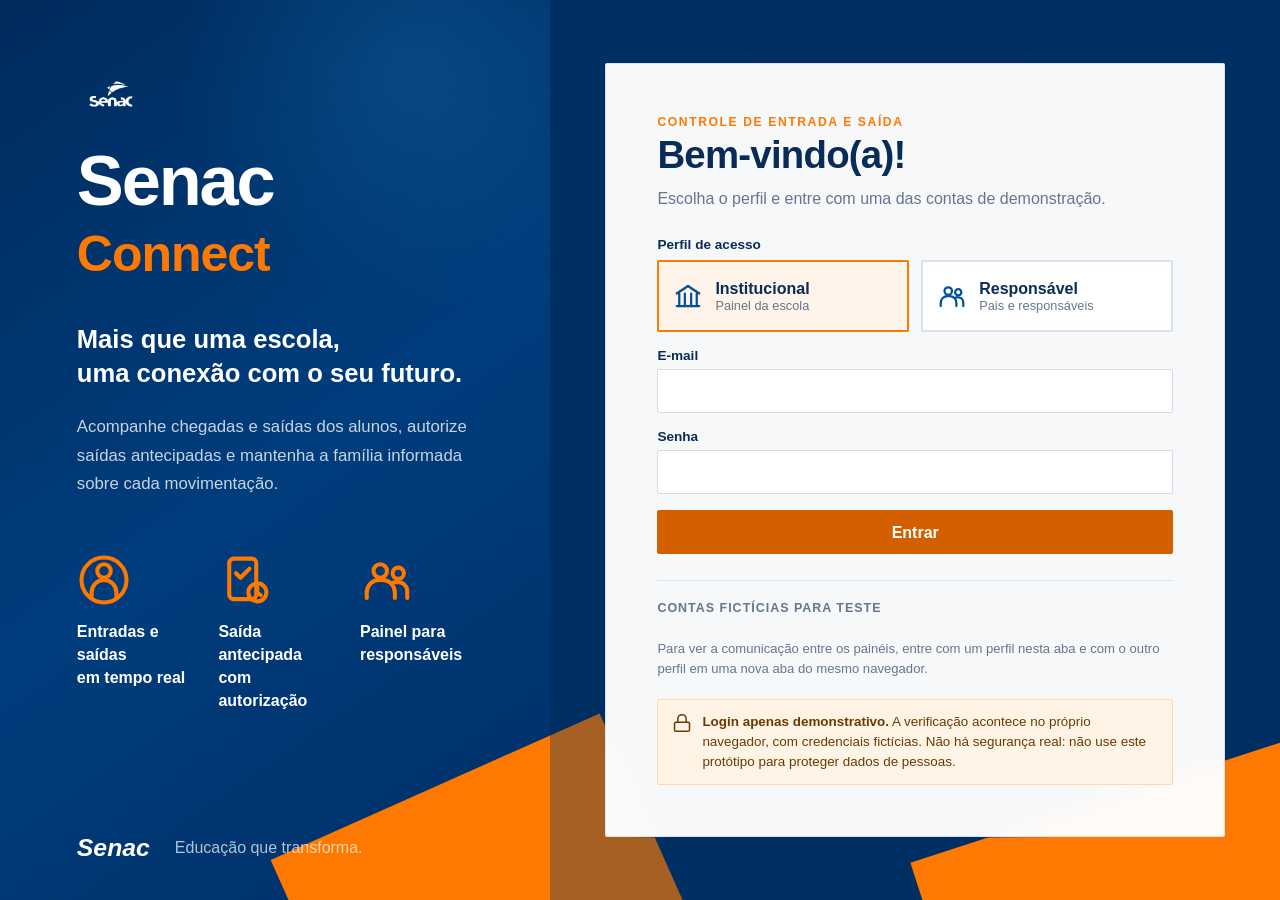
<file: saida.html>
<!DOCTYPE html>
<html lang="pt-BR">
<head>
  <meta charset="UTF-8">
  <meta name="viewport" content="width=device-width, initial-scale=1.0">
  <!-- Página antiga mantida apenas para não quebrar links: o pedido de saída agora fica no painel do responsável. -->
  <meta http-equiv="refresh" content="0; url=responsavel.html#liberacao">
  <title>Redirecionando · Senac Connect</title>
</head>
<body>
  <p>Esta página foi substituída. <a href="responsavel.html#liberacao">Continuar para a solicitação de liberação</a>.</p>
</body>
</html>
</file>
<file: style.css>
:root {
    --blue-950: #002e63;
    --blue-900: #003b79;
    --blue-800: #00519b;
    --blue-700: #006bb6;
    --orange: #ff7900;
    --orange-dark: #e96800;
    --white: #ffffff;
    --text: #082c57;
    --muted: #66768c;
    --border: #d8e2ec;
    --background: #edf3f8;
    --shadow: 0 24px 60px rgba(0, 35, 75, 0.24);
    --shadow-soft: none;

    /* Laranja mais escuro para texto branco com contraste AA (4,9:1). */
    --orange-strong: #d35f00;
    --orange-strong-hover: #b85200;
    --orange-soft: #fff4ea;

    --surface: #ffffff;
    --surface-muted: #f6f8fb;
    --sidebar: var(--blue-900);
    --sidebar-active: var(--blue-950);

    --success: #157347;
    --success-bg: #e7f5ee;
    --success-border: #b7e0c8;
    --danger: #b42318;
    --danger-strong: #d92d20;
    --danger-bg: #fdeeed;
    --danger-border: #f5c2c0;
    --warning: #8a4b00;
    --warning-bg: #fff4e5;
    --warning-border: #ffd8a8;
    --info: var(--blue-800);
    --info-bg: #e8f1fa;
    --info-border: #bcd6ee;
    --neutral: #475467;
    --neutral-bg: #eef1f5;
    --neutral-border: #d5dbe3;

    --radius: 2px;
    --topbar-height: 60px;
    --sidebar-width: 260px;
  }
  
  * {
    box-sizing: border-box;
  }
  
  html {
    min-width: 320px;
  }
  
  body {
    min-height: 100vh;
    margin: 0;
    font-family: "IBM Plex Sans", "Segoe UI", Arial, sans-serif;
    color: var(--text);
    background: var(--blue-950);
  }
  
  button,
  a {
    font: inherit;
  }
  
  a {
    color: inherit;
    text-decoration: none;
  }
  
  .page {
    display: grid;
    grid-template-columns: minmax(420px, 43%) 1fr;
    min-height: 100vh;
    overflow: hidden;
  }
  
  .presentation {
    position: relative;
    display: flex;
    min-height: 100vh;
    padding: 64px clamp(36px, 6vw, 90px) 38px;
    color: var(--white);
    background:
      radial-gradient(circle at 75% 8%, rgba(30, 140, 210, 0.22), transparent 25%),
      linear-gradient(145deg, #002b5d 0%, #003d7d 52%, #002f67 100%);
  }
  
  .presentation::after {
    position: absolute;
    right: -120px;
    bottom: -145px;
    width: 360px;
    height: 270px;
    content: "";
    background: var(--orange);
    transform: rotate(-24deg);
  }
  
  .presentation__content {
    position: relative;
    z-index: 1;
    display: flex;
    width: 100%;
    max-width: 580px;
    flex-direction: column;
  }
  
  .brand-logo {
    display: block;
    width: 118px;
    max-height: 70px;
    margin-bottom: 16px;
    object-fit: contain;
    object-position: left center;
  }
  
  .brand-logo[src=""] {
    display: none;
  }
  
  .brand-title {
    margin: 0;
    font-size: clamp(3.1rem, 5.5vw, 5.8rem);
    line-height: 0.88;
    letter-spacing: -0.03em;
  }
  
  .brand-title span,
  .brand-title strong {
    display: block;
  }
  
  .brand-title strong {
    margin-top: 20px;
    color: var(--orange);
    font-size: 0.71em;
    letter-spacing: -0.02em;
  }
  
  .slogan {
    margin: 46px 0 0;
    font-size: clamp(1.45rem, 2vw, 2rem);
    font-weight: 700;
    line-height: 1.35;
  }
  
  .description {
    max-width: 520px;
    margin: 22px 0 0;
    color: rgba(255, 255, 255, 0.78);
    font-size: 1.05rem;
    line-height: 1.7;
  }
  
  .features {
    display: grid;
    grid-template-columns: repeat(3, 1fr);
    gap: 28px;
    margin-top: 54px;
  }
  
  .feature {
    min-width: 0;
  }
  
  .feature__icon {
    width: 54px;
    height: 54px;
    margin-bottom: 13px;
    color: var(--orange);
  }
  
  .feature__icon svg,
  .profile-option svg,
  .notice svg {
    width: 100%;
    height: 100%;
    fill: none;
    stroke: currentColor;
    stroke-width: 1.8;
    stroke-linecap: round;
    stroke-linejoin: round;
  }
  
  .feature p {
    margin: 0;
    font-weight: 600;
    line-height: 1.45;
  }
  
  .presentation__footer {
    display: flex;
    align-items: center;
    gap: 25px;
    margin-top: auto;
    padding-top: 44px;
    color: rgba(255, 255, 255, 0.7);
  }
  
  .presentation__footer strong {
    color: var(--white);
    font-size: 1.55rem;
    font-style: italic;
  }
  
  .access {
    position: relative;
    display: grid;
    min-height: 100vh;
    padding: 48px;
    place-items: center;
    isolation: isolate;
  }
  
  .access__background {
    position: absolute;
    z-index: -2;
    inset: 0;
  
    background:
      linear-gradient(rgba(0, 48, 98, 0.35), rgba(0, 48, 98, 0.35)),
      url("img/senac.jpg") center / cover no-repeat;
  }
  
  .access::after {
    position: absolute;
    z-index: -1;
    right: -90px;
    bottom: -150px;
    width: 430px;
    height: 260px;
    content: "";
    background: var(--orange);
    transform: rotate(-18deg);
  }
  
  .card {
    width: min(100%, 620px);
    padding: clamp(30px, 4vw, 56px);
    border: 1px solid rgba(214, 226, 237, 0.95);
    border-radius: var(--radius);
    background: rgba(255, 255, 255, 0.97);
    backdrop-filter: blur(10px);
  }
  
  .card__header h2 {
    margin: 4px 0 9px;
    font-size: clamp(2rem, 3vw, 2.65rem);
    letter-spacing: -0.02em;
  }
  
  .card__header > p:last-child {
    margin: 0;
    color: var(--muted);
    font-size: 1rem;
    line-height: 1.6;
  }
  
  .eyebrow {
    margin: 0;
    color: var(--orange);
    font-size: 0.76rem;
    font-weight: 700;
    letter-spacing: 0.13em;
    text-transform: uppercase;
  }
  
  /* ---------- Formulário de login ---------- */

  .login-status {
    margin: 18px 0 0;
    padding: 10px 12px;
    color: var(--blue-900);
    border-radius: var(--radius);
    background: var(--info-bg);
    font-size: 0.88rem;
  }

  .login-status:empty {
    display: none;
  }

  .login-status a {
    font-weight: 700;
    text-decoration: underline;
  }

  .login-form {
    display: grid;
    gap: 16px;
    margin-top: 26px;
  }

  .profile-switch {
    display: grid;
    grid-template-columns: repeat(2, 1fr);
    gap: 12px;
    margin: 0;
    padding: 0;
    border: 0;
  }

  .profile-switch legend {
    margin-bottom: 8px;
    padding: 0;
    font-size: 0.85rem;
    font-weight: 700;
  }

  .profile-option {
    position: relative;
    cursor: pointer;
  }

  .profile-option input,
  .segmented input {
    position: absolute;
    opacity: 0;
    pointer-events: none;
  }

  .profile-option__body {
    display: flex;
    align-items: center;
    gap: 12px;
    min-height: 72px;
    padding: 14px;
    border: 2px solid var(--border);
    border-radius: var(--radius);
    background: var(--white);
    transition: border-color 160ms ease, background 160ms ease;
  }

  .profile-option svg {
    flex: none;
    width: 30px;
    height: 30px;
    color: var(--blue-800);
  }

  .profile-option strong,
  .profile-option small {
    display: block;
  }

  .profile-option small {
    color: var(--muted);
    font-size: 0.8rem;
  }

  .profile-option:hover .profile-option__body {
    border-color: var(--blue-700);
  }

  .profile-option input:checked + .profile-option__body {
    border-color: var(--orange);
    background: var(--orange-soft);
  }

  .profile-option input:focus-visible + .profile-option__body,
  .segmented input:focus-visible + span {
    outline: 3px solid rgba(255, 121, 0, 0.45);
    outline-offset: 2px;
  }

  .demo-accounts {
    margin-top: 26px;
    padding-top: 20px;
    border-top: 1px solid var(--border);
  }

  .demo-accounts h3 {
    margin: 0 0 12px;
    color: var(--muted);
    font-size: 0.78rem;
    letter-spacing: 0.08em;
    text-transform: uppercase;
  }

  .demo-accounts__list {
    display: grid;
    gap: 10px;
    margin: 0;
    padding: 0;
    list-style: none;
  }

  .demo-account {
    display: grid;
    grid-template-columns: 40px 1fr auto;
    gap: 12px;
    align-items: center;
    padding: 10px 12px;
    border: 1px dashed var(--neutral-border);
    border-radius: var(--radius);
    background: var(--surface-muted);
  }

  .demo-account__avatar {
    display: grid;
    width: 40px;
    height: 40px;
    color: var(--white);
    border-radius: var(--radius);
    background: var(--blue-800);
    font-size: 0.85rem;
    font-weight: 700;
    place-items: center;
  }

  .demo-account__text {
    min-width: 0;
  }

  .demo-account__text strong,
  .demo-account__text small {
    display: block;
  }

  .demo-account__text small {
    color: var(--muted);
    font-size: 0.8rem;
    line-height: 1.4;
    overflow-wrap: anywhere;
  }

  .demo-accounts__tip {
    margin: 12px 0 0;
    color: var(--muted);
    font-size: 0.82rem;
    line-height: 1.5;
  }

  .notice {
    display: flex;
    gap: 10px;
    margin: 20px 0 0;
    padding: 12px 14px;
    border-radius: var(--radius);
    font-size: 0.84rem;
    line-height: 1.5;
  }

  .notice svg {
    flex: none;
    width: 20px;
    height: 20px;
    margin-top: 1px;
  }

  .notice--warning {
    color: #6b3a00;
    border: 1px solid var(--warning-border);
    background: var(--warning-bg);
  }

  @media (max-width: 1050px) {
    .page {
      grid-template-columns: 1fr;
      overflow: visible;
    }
  
    .presentation,
    .access {
      min-height: auto;
    }
  
    .presentation {
      padding-block: 48px;
    }
  
    .presentation__content {
      max-width: none;
    }
  
    .features {
      max-width: 700px;
    }
  
    .presentation__footer {
      margin-top: 45px;
    }
  
    .access {
      min-height: 720px;
    }
  }
  
  @media (max-width: 650px) {
    .presentation {
      padding: 38px 23px 32px;
    }
  
    .brand-title {
      font-size: 3.2rem;
    }
  
    .slogan {
      margin-top: 34px;
      font-size: 1.35rem;
    }
  
    .features {
      grid-template-columns: 1fr;
      gap: 24px;
      margin-top: 38px;
    }
  
    .feature {
      display: grid;
      grid-template-columns: 48px 1fr;
      gap: 14px;
      align-items: center;
    }
  
    .feature__icon {
      width: 46px;
      height: 46px;
      margin: 0;
    }
  
    .feature p br {
      display: none;
    }
  
    .presentation__footer {
      align-items: flex-start;
      flex-direction: column;
      gap: 7px;
    }
  
    .access {
      min-height: auto;
      padding: 42px 16px 80px;
    }
  
    .card {
      padding: 29px 20px;
    }

    .demo-account {
      grid-template-columns: 36px 1fr;
    }

    .demo-account .chip-button {
      grid-column: 1 / -1;
    }
  
  }
  
  /* =================================================================== */
  /* Componentes compartilhados                                           */
  /* =================================================================== */

  .sr-only {
    position: absolute;
    width: 1px;
    height: 1px;
    overflow: hidden;
    clip: rect(0 0 0 0);
    white-space: nowrap;
  }

  .skip-link {
    position: absolute;
    z-index: 2000;
    top: 8px;
    left: -9999px;
    padding: 10px 14px;
    color: var(--blue-900);
    border-radius: var(--radius);
    background: var(--white);
    font-weight: 700;
  }

  .skip-link:focus {
    left: 16px;
  }

  :where(a, button, input, select, textarea, summary):focus-visible {
    outline: 3px solid rgba(255, 121, 0, 0.55);
    outline-offset: 2px;
  }

  .icon {
    width: 1.15em;
    height: 1.15em;
    flex: none;
    fill: none;
    stroke: currentColor;
    stroke-width: 2;
    stroke-linecap: round;
    stroke-linejoin: round;
  }

  .icon-slot {
    display: inline-flex;
    flex: none;
  }

  button {
    cursor: pointer;
  }

  button:disabled {
    cursor: not-allowed;
  }

  .primary-button,
  .secondary-button,
  .ghost-button,
  .danger-button,
  .success-button {
    display: inline-flex;
    min-height: 44px;
    align-items: center;
    justify-content: center;
    gap: 8px;
    padding: 10px 18px;
    border: 2px solid transparent;
    border-radius: var(--radius);
    font-weight: 700;
    line-height: 1.2;
    transition: background 150ms ease, border-color 150ms ease, color 150ms ease;
  }

  .primary-button {
    color: var(--white);
    background: var(--orange-strong);
  }

  .primary-button:hover:not(:disabled) {
    background: var(--orange-strong-hover);
  }

  .secondary-button {
    color: var(--blue-900);
    border-color: var(--blue-700);
    background: var(--white);
  }

  .secondary-button:hover:not(:disabled) {
    background: var(--info-bg);
  }

  .ghost-button {
    color: var(--blue-900);
    border-color: var(--border);
    background: var(--white);
  }

  .ghost-button:hover:not(:disabled) {
    border-color: var(--blue-700);
    background: var(--surface-muted);
  }

  .ghost-button--small {
    min-height: 36px;
    padding: 6px 12px;
    border-width: 1px;
    font-size: 0.82rem;
  }

  .danger-button {
    color: var(--white);
    background: var(--danger-strong);
  }

  .danger-button:hover {
    background: var(--danger);
  }

  .success-button {
    color: var(--white);
    background: var(--success);
  }

  .success-button:hover {
    background: #0f5c38;
  }

  :is(.primary-button, .secondary-button, .ghost-button):disabled {
    opacity: 0.55;
  }

  .link-button {
    padding: 4px 0;
    color: var(--blue-800);
    border: 0;
    background: none;
    font-size: 0.88rem;
    font-weight: 600;
    text-decoration: underline;
    text-underline-offset: 3px;
  }

  .chip-button {
    min-height: 36px;
    padding: 6px 12px;
    color: var(--blue-900);
    border: 1px solid var(--blue-700);
    border-radius: var(--radius);
    background: var(--white);
    font-size: 0.82rem;
    font-weight: 700;
    white-space: nowrap;
  }

  .chip-button:hover {
    background: var(--info-bg);
  }

  .icon-button {
    display: inline-grid;
    width: 44px;
    height: 44px;
    padding: 0;
    color: inherit;
    border: 0;
    border-radius: var(--radius);
    background: transparent;
    place-items: center;
  }

  .icon-button:hover {
    background: rgba(0, 59, 121, 0.08);
  }

  .icon-button .icon {
    width: 22px;
    height: 22px;
  }

  /* Formulários */

  .field {
    display: grid;
    align-content: start;
    gap: 6px;
    min-width: 0;
  }

  .field label,
  .catraca-event legend {
    font-size: 0.85rem;
    font-weight: 700;
  }

  .field input,
  .field select,
  .field textarea {
    width: 100%;
    min-height: 44px;
    padding: 10px 12px;
    color: var(--text);
    border: 1.5px solid var(--neutral-border);
    border-radius: var(--radius);
    background: var(--white);
    font: inherit;
    font-size: 1rem;
  }

  .field textarea {
    resize: vertical;
    line-height: 1.5;
  }

  .field :is(input, select, textarea):hover {
    border-color: #9fb3c8;
  }

  .field :is(input, select, textarea):focus {
    border-color: var(--blue-700);
    outline: 3px solid rgba(0, 107, 182, 0.2);
    outline-offset: 0;
  }

  .field [aria-invalid="true"] {
    border-color: var(--danger-strong);
    background: #fffafa;
  }

  .field--inline {
    display: flex;
    align-items: center;
    gap: 10px;
  }

  .field--inline input {
    width: auto;
  }

  .field__error,
  .form-error {
    margin: 0;
    color: var(--danger);
    font-size: 0.82rem;
    font-weight: 600;
    line-height: 1.4;
  }

  .field__error:empty,
  .form-error:empty {
    display: none;
  }

  .form-error {
    padding: 10px 12px;
    border: 1px solid var(--danger-border);
    border-radius: var(--radius);
    background: var(--danger-bg);
  }

  .hint {
    margin: 0;
    color: var(--muted);
    font-size: 0.82rem;
    line-height: 1.45;
  }

  .hint:empty {
    display: none;
  }

  .field-row {
    display: grid;
    grid-template-columns: repeat(2, minmax(0, 1fr));
    gap: 14px;
  }

  .form-stack {
    display: grid;
    gap: 16px;
  }

  .form-stack .primary-button {
    justify-self: start;
  }

  /* Selos de situação: sempre ícone + texto, nunca só cor. */

  .badge {
    display: inline-flex;
    align-items: center;
    gap: 5px;
    padding: 3px 10px 3px 8px;
    border: 1px solid;
    border-radius: var(--radius);
    font-size: 0.78rem;
    font-weight: 700;
    line-height: 1.4;
    white-space: nowrap;
  }

  .badge .icon {
    width: 14px;
    height: 14px;
  }

  .badge--info { color: var(--info); border-color: var(--info-border); background: var(--info-bg); }
  .badge--success { color: var(--success); border-color: var(--success-border); background: var(--success-bg); }
  .badge--danger { color: var(--danger); border-color: var(--danger-border); background: var(--danger-bg); }
  .badge--warning { color: var(--warning); border-color: var(--warning-border); background: var(--warning-bg); }
  .badge--neutral { color: var(--neutral); border-color: var(--neutral-border); background: var(--neutral-bg); }

  .tag {
    display: inline-block;
    padding: 3px 9px;
    color: var(--warning);
    border-radius: var(--radius);
    background: var(--warning-bg);
    font-size: 0.7rem;
    font-weight: 700;
    letter-spacing: 0.06em;
    text-transform: uppercase;
    vertical-align: middle;
  }

  .avatar {
    display: grid;
    width: 38px;
    height: 38px;
    flex: none;
    color: var(--white);
    border-radius: var(--radius);
    background: var(--blue-800);
    font-size: 0.82rem;
    font-weight: 700;
    place-items: center;
  }

  .avatar--small {
    width: 32px;
    height: 32px;
    font-size: 0.75rem;
  }

  .empty-state {
    display: flex;
    flex-direction: column;
    align-items: center;
    gap: 8px;
    padding: 26px 16px;
    color: var(--muted);
    text-align: center;
  }

  .empty-state .icon {
    width: 34px;
    height: 34px;
    opacity: 0.6;
  }

  .empty-state p {
    display: grid;
    gap: 4px;
    margin: 0;
    font-size: 0.9rem;
  }

  .empty-state strong {
    color: var(--text);
  }

  /* =================================================================== */
  /* Estrutura dos painéis (topo, menu lateral, conteúdo, rodapé)         */
  /* =================================================================== */

  body.app {
    display: flex;
    min-height: 100vh;
    flex-direction: column;
    background: var(--background);
  }

  .topbar {
    position: sticky;
    z-index: 50;
    top: 0;
    display: flex;
    height: var(--topbar-height);
    align-items: center;
    gap: 12px;
    padding-right: 20px;
    border-bottom: 1px solid var(--border);
    background: var(--white);
  }

  .topbar__brand {
    display: flex;
    width: var(--sidebar-width);
    flex: none;
    align-items: center;
    gap: 10px;
    padding-left: 20px;
    color: var(--blue-900);
    font-size: 1.1rem;
  }

  .topbar__logo {
    display: block;
    width: auto;
    height: 40px;
    flex: none;
  }

  .topbar__product {
    padding-left: 10px;
    border-left: 1px solid var(--border);
    line-height: 1.6;
  }

  .topbar__brand strong {
    color: var(--blue-900);
    font-weight: 700;
  }

  .topbar__brand span {
    color: var(--orange-strong);
    font-weight: 700;
  }

  .topbar__menu {
    color: var(--blue-900);
  }

  .topbar__context {
    color: var(--muted);
    font-size: 0.92rem;
    font-weight: 600;
  }

  .topbar__user {
    display: flex;
    align-items: center;
    gap: 10px;
    margin-left: auto;
  }

  .topbar__user-text strong,
  .topbar__user-text small {
    display: block;
    line-height: 1.25;
  }

  .topbar__user-text small {
    color: var(--muted);
    font-size: 0.78rem;
  }

  .layout {
    display: grid;
    flex: 1;
    grid-template-columns: var(--sidebar-width) minmax(0, 1fr);
  }

  /* Faixa azul contínua atrás do menu, mesmo quando o conteúdo é longo. */
  body:not(.nav-collapsed) .layout {
    background: linear-gradient(to right, var(--sidebar) var(--sidebar-width), transparent 0);
  }

  .nav-collapsed .layout {
    grid-template-columns: minmax(0, 1fr);
  }

  .nav-collapsed .sidebar {
    display: none;
  }

  .sidebar {
    position: sticky;
    top: var(--topbar-height);
    height: calc(100vh - var(--topbar-height));
    overflow-y: auto;
    padding: 14px 0;
    color: var(--white);
    background: var(--sidebar);
  }

  .sidebar nav {
    display: flex;
    min-height: 100%;
    flex-direction: column;
  }

  .sidebar__list {
    margin: 0;
    padding: 0;
    list-style: none;
  }

  .sidebar__list--secondary {
    margin-top: auto;
    padding-top: 14px;
    border-top: 1px solid rgba(255, 255, 255, 0.14);
  }

  .sidebar__list a,
  .sidebar__list button {
    display: flex;
    width: 100%;
    min-height: 46px;
    align-items: center;
    gap: 12px;
    padding: 11px 20px;
    color: rgba(255, 255, 255, 0.9);
    border: 0;
    border-left: 4px solid transparent;
    background: none;
    font-size: 0.95rem;
    font-weight: 500;
    text-align: left;
    transition: background 150ms ease;
  }

  .sidebar__list .icon {
    width: 20px;
    height: 20px;
  }

  .sidebar__list a:hover,
  .sidebar__list button:hover {
    background: rgba(255, 255, 255, 0.08);
  }

  .sidebar__list a[aria-current="page"] {
    color: var(--white);
    border-left-color: var(--orange);
    background: var(--sidebar-active);
    font-weight: 700;
  }

  .sidebar :focus-visible {
    outline-color: var(--orange);
    outline-offset: -3px;
  }

  .nav-count {
    min-width: 24px;
    margin-left: auto;
    padding: 1px 8px;
    color: var(--white);
    border-radius: var(--radius);
    background: var(--orange-strong);
    font-size: 0.75rem;
    font-weight: 700;
    text-align: center;
  }

  .nav-count--danger {
    background: var(--danger-strong);
  }

  .sidebar-backdrop {
    display: none;
  }

  .content {
    min-width: 0;
    padding: 24px clamp(16px, 2.5vw, 32px) 40px;
  }

  .content > section > :last-child {
    margin-bottom: 0;
  }

  .app-footer {
    padding: 18px 24px;
    color: rgba(255, 255, 255, 0.8);
    background: var(--blue-950);
    font-size: 0.85rem;
    text-align: right;
  }

  .demo-banner {
    display: flex;
    align-items: flex-start;
    gap: 10px;
    margin: 0 0 18px;
    padding: 10px 14px;
    color: var(--blue-900);
    border: 1px solid var(--info-border);
    border-radius: var(--radius);
    background: var(--info-bg);
    font-size: 0.88rem;
    line-height: 1.5;
  }

  .demo-banner .icon {
    margin-top: 2px;
  }

  .alert-banner {
    display: flex;
    align-items: center;
    gap: 12px;
    margin-bottom: 18px;
    padding: 12px 16px;
    color: var(--danger);
    border: 1px solid var(--danger-border);
    border-left: 5px solid var(--danger-strong);
    border-radius: var(--radius);
    background: var(--danger-bg);
  }

  .alert-banner > .icon {
    width: 24px;
    height: 24px;
  }

  .alert-banner p {
    flex: 1;
    margin: 0;
    line-height: 1.45;
  }

  .alert-banner__action {
    flex: none;
    padding: 8px 14px;
    color: var(--white);
    border-radius: var(--radius);
    background: var(--danger-strong);
    font-size: 0.85rem;
    font-weight: 700;
  }

  .alert-banner__action:hover {
    background: var(--danger);
  }

  .page-head {
    display: flex;
    flex-wrap: wrap;
    align-items: flex-end;
    justify-content: space-between;
    gap: 14px;
    margin-bottom: 18px;
  }

  .page-head h1 {
    margin: 0;
    color: var(--blue-950);
    font-size: clamp(1.35rem, 2vw, 1.65rem);
    font-weight: 600;
  }

  .page-head h1:focus {
    outline: none;
  }

  .page-head p {
    max-width: 70ch;
    margin: 6px 0 0;
    color: var(--muted);
    line-height: 1.5;
  }

  .grid-2 {
    display: grid;
    grid-template-columns: repeat(2, minmax(0, 1fr));
    gap: 20px;
  }

  /* Caixas com cabeçalho azul, no estilo dos painéis de gestão escolar. */

  .box {
    margin-bottom: 20px;
    overflow: hidden;
    border: 1px solid var(--border);
    border-radius: var(--radius);
    background: var(--surface);
    box-shadow: var(--shadow-soft);
  }

  .box__header {
    display: flex;
    min-height: 48px;
    align-items: center;
    justify-content: space-between;
    gap: 12px;
    padding: 10px 18px;
    color: var(--white);
    background: var(--blue-900);
  }

  .box__header h2 {
    display: flex;
    align-items: center;
    gap: 10px;
    margin: 0;
    font-size: 1rem;
    font-weight: 600;
  }

  .box--danger .box__header {
    background: #8f1d16;
  }

  .box__link {
    flex: none;
    padding: 6px 12px;
    color: var(--white);
    border: 1px solid rgba(255, 255, 255, 0.4);
    border-radius: var(--radius);
    background: transparent;
    font-size: 0.82rem;
    font-weight: 600;
  }

  .box__link:hover {
    background: rgba(255, 255, 255, 0.12);
  }

  .box__body {
    margin: 0;
    padding: 16px 18px;
  }

  /* Indicadores */

  .kpi-grid {
    display: grid;
    grid-template-columns: repeat(auto-fit, minmax(160px, 1fr));
    gap: 14px;
    margin-bottom: 20px;
  }

  .kpi {
    --tone: var(--blue-800);
    --tone-bg: var(--info-bg);
    display: grid;
    grid-template-columns: auto 1fr;
    gap: 2px 12px;
    align-items: center;
    padding: 16px;
    color: var(--text);
    border: 1px solid var(--border);
    border-top: 4px solid var(--tone);
    border-radius: var(--radius);
    background: var(--surface);
    box-shadow: var(--shadow-soft);
    font: inherit;
    text-align: left;
  }

  button.kpi:hover {
    border-color: var(--tone);
    border-top-width: 4px;
  }

  .kpi__icon {
    display: grid;
    width: 28px;
    height: 28px;
    grid-row: span 2;
    color: var(--tone);
    border-radius: var(--radius);
    place-items: center;
  }

  .kpi__icon .icon {
    width: 22px;
    height: 22px;
  }

  .kpi__value {
    font-size: 1.8rem;
    font-weight: 600;
    font-variant-numeric: tabular-nums;
    line-height: 1;
  }

  .kpi__label {
    color: var(--muted);
    font-size: 0.84rem;
    font-weight: 600;
  }

  .kpi__hint {
    grid-column: 2;
    color: var(--muted);
    font-size: 0.75rem;
  }

  .kpi--success { --tone: var(--success); --tone-bg: var(--success-bg); }
  .kpi--danger { --tone: var(--danger-strong); --tone-bg: var(--danger-bg); }
  .kpi--danger .kpi__value { color: var(--danger); }
  .kpi--warning { --tone: var(--orange-strong); --tone-bg: var(--warning-bg); }
  .kpi--neutral { --tone: var(--neutral); --tone-bg: var(--neutral-bg); }
  .kpi--brand { --tone: var(--blue-950); --tone-bg: var(--info-bg); }

  /* Listas de eventos e solicitações */

  .event-list,
  .request-list,
  .notification-list {
    margin: 0;
    padding: 0;
    list-style: none;
  }

  .event-row {
    display: grid;
    grid-template-columns: minmax(3.4rem, auto) minmax(0, 1fr) auto;
    gap: 12px;
    align-items: center;
    padding: 10px 0;
    border-bottom: 1px solid var(--border);
  }

  .event-row:last-child {
    border-bottom: 0;
  }

  .event-row time {
    color: var(--blue-900);
    font-size: 0.88rem;
    font-variant-numeric: tabular-nums;
    font-weight: 700;
  }

  .event-row__main strong,
  .event-row__main small {
    display: block;
  }

  .event-row__main small {
    color: var(--muted);
    font-size: 0.8rem;
  }

  .event-row--danger time {
    color: var(--danger);
  }

  .list-more {
    margin: 10px 0 0;
    color: var(--muted);
    font-size: 0.82rem;
  }

  .request-item {
    display: flex;
    align-items: flex-start;
    justify-content: space-between;
    gap: 14px;
    padding: 12px 0;
    border-bottom: 1px solid var(--border);
  }

  .request-item:first-child {
    padding-top: 0;
  }

  .request-item:last-child {
    padding-bottom: 0;
    border-bottom: 0;
  }

  .request-item__main {
    display: grid;
    min-width: 0;
    gap: 3px;
  }

  .request-item__main small {
    color: var(--muted);
    font-size: 0.8rem;
  }

  .request-item__main p {
    margin: 2px 0 0;
    color: var(--muted);
    font-size: 0.88rem;
    line-height: 1.45;
  }

  .request-item__when {
    display: inline-flex;
    align-items: center;
    gap: 6px;
    color: var(--blue-900);
    font-size: 0.88rem;
    font-weight: 700;
  }

  .action-group {
    display: flex;
    flex: none;
    flex-wrap: wrap;
    gap: 6px;
  }

  .action-button {
    display: inline-grid;
    width: 38px;
    height: 38px;
    padding: 0;
    border: 1px solid transparent;
    border-radius: var(--radius);
    place-items: center;
  }

  .action-button .icon {
    width: 18px;
    height: 18px;
  }

  .action-button--neutral {
    color: var(--blue-950);
    border-color: var(--neutral-border);
    background: var(--neutral-bg);
  }

  .action-button--neutral:hover {
    background: #e1e6ed;
  }

  .action-button--success {
    color: var(--white);
    background: #1f9d55;
  }

  .action-button--success:hover {
    background: var(--success);
  }

  .action-button--danger {
    color: var(--white);
    background: var(--danger-strong);
  }

  .action-button--danger:hover {
    background: var(--danger);
  }

  /* =================================================================== */
  /* Tabela de dados                                                      */
  /* =================================================================== */

  .filters {
    display: grid;
    grid-template-columns: repeat(auto-fit, minmax(170px, 1fr));
    gap: 12px;
    align-items: end;
    padding: 16px 18px;
    border-bottom: 1px solid var(--border);
    background: var(--surface-muted);
  }

  .dt__toolbar {
    display: flex;
    flex-wrap: wrap;
    align-items: center;
    gap: 10px 16px;
    padding: 14px 18px;
  }

  .dt__length,
  .dt__search {
    display: flex;
    align-items: center;
    gap: 8px;
    color: var(--muted);
    font-size: 0.88rem;
  }

  .dt__length select,
  .dt__search input {
    min-height: 38px;
    padding: 6px 10px;
    color: var(--text);
    border: 1.5px solid var(--neutral-border);
    border-radius: var(--radius);
    background: var(--white);
    font: inherit;
    font-size: 1rem;
  }

  .dt__search {
    margin-left: auto;
  }

  .dt__search input {
    width: 220px;
  }

  .dt__tools {
    display: flex;
    flex-wrap: wrap;
    gap: 6px;
  }

  .tool-button {
    display: inline-flex;
    min-height: 38px;
    align-items: center;
    gap: 6px;
    padding: 6px 12px;
    color: var(--blue-950);
    border: 1px solid var(--neutral-border);
    border-radius: var(--radius);
    background: var(--surface-muted);
    font-size: 0.84rem;
    font-weight: 600;
  }

  .tool-button:hover {
    border-color: var(--blue-700);
    background: var(--info-bg);
  }

  .dt__scroll {
    overflow-x: auto;
    border-top: 1px solid var(--border);
  }

  .data-table {
    width: 100%;
    border-collapse: collapse;
    font-size: 0.92rem;
  }

  .data-table th {
    padding: 0;
    color: var(--blue-950);
    border-bottom: 2px solid var(--border);
    background: var(--surface-muted);
    font-weight: 700;
    text-align: left;
    white-space: nowrap;
  }

  .data-table th:not([data-key]) {
    padding: 12px 14px;
  }

  .dt__sort {
    display: flex;
    width: 100%;
    align-items: center;
    justify-content: space-between;
    gap: 8px;
    padding: 12px 14px;
    color: inherit;
    border: 0;
    background: none;
    font: inherit;
    font-weight: 700;
  }

  .dt__sort:hover {
    background: var(--neutral-bg);
  }

  .dt__sort-icon {
    display: inline-flex;
    color: #8a99ad;
  }

  th[aria-sort="ascending"] .dt__sort-icon,
  th[aria-sort="descending"] .dt__sort-icon {
    color: var(--blue-700);
  }

  .data-table td {
    padding: 12px 14px;
    border-bottom: 1px solid var(--border);
    vertical-align: top;
  }

  .data-table tbody tr:hover td {
    background: #f9fbfd;
  }

  .data-table .row--danger td {
    background: #fff7f6;
  }

  .data-table .row--danger td:first-child {
    box-shadow: inset 4px 0 0 var(--danger-strong);
  }

  .data-table .row--warning td:first-child {
    box-shadow: inset 4px 0 0 var(--orange);
  }

  .dt__empty td {
    padding: 0;
  }

  .data-table tbody tr.dt__empty:hover td {
    background: none;
  }

  .cell-sub {
    display: block;
    margin-top: 3px;
    color: var(--muted);
    font-size: 0.8rem;
  }

  .cell-clamp {
    display: -webkit-box;
    max-width: 32ch;
    overflow: hidden;
    -webkit-box-orient: vertical;
    -webkit-line-clamp: 2;
  }

  .cell-actions {
    white-space: nowrap;
  }

  .cell-actions .action-group {
    flex-wrap: nowrap;
  }

  .dt__footer {
    display: flex;
    flex-wrap: wrap;
    align-items: center;
    justify-content: space-between;
    gap: 12px;
    padding: 14px 18px;
  }

  .dt__info {
    margin: 0;
    color: var(--muted);
    font-size: 0.88rem;
  }

  .pagination {
    display: flex;
    flex-wrap: wrap;
  }

  .pagination button {
    min-width: 40px;
    min-height: 38px;
    margin-left: -1px;
    padding: 6px 12px;
    color: var(--blue-800);
    border: 1px solid var(--border);
    background: var(--white);
    font-size: 0.88rem;
  }

  .pagination button:first-child {
    border-radius: var(--radius);
  }

  .pagination button:last-child {
    border-radius: var(--radius);
  }

  .pagination button:hover:not(:disabled) {
    background: var(--surface-muted);
  }

  .pagination button:disabled {
    color: #9aa6b6;
  }

  .pagination .is-current {
    position: relative;
    color: var(--white);
    border-color: var(--blue-700);
    background: var(--blue-700);
    font-weight: 700;
  }

  .pagination .is-current:hover {
    background: var(--blue-800) !important;
  }

  /* =================================================================== */
  /* Painel do responsável                                                */
  /* =================================================================== */

  .student-bar {
    display: flex;
    flex-wrap: wrap;
    align-items: center;
    gap: 10px 14px;
    margin-bottom: 20px;
  }

  .student-bar__label {
    color: var(--muted);
    font-size: 0.82rem;
    font-weight: 700;
    letter-spacing: 0.06em;
    text-transform: uppercase;
  }

  .student-switcher {
    display: flex;
    flex-wrap: wrap;
    gap: 10px;
  }

  .student-chip {
    display: flex;
    min-height: 48px;
    align-items: center;
    gap: 10px;
    padding: 6px 16px 6px 6px;
    color: var(--text);
    border: 2px solid var(--border);
    border-radius: var(--radius);
    background: var(--white);
    font: inherit;
    text-align: left;
  }

  .student-chip strong,
  .student-chip small {
    display: block;
    line-height: 1.25;
  }

  .student-chip small {
    color: var(--muted);
    font-size: 0.76rem;
  }

  .student-chip:hover {
    border-color: var(--blue-700);
  }

  .student-chip[aria-pressed="true"] {
    border-color: var(--orange);
    background: var(--orange-soft);
  }

  .student-chip[aria-pressed="true"] .avatar {
    background: var(--orange-strong);
  }

  .status-grid {
    display: grid;
    grid-template-columns: repeat(auto-fit, minmax(230px, 1fr));
    gap: 16px;
    margin-bottom: 20px;
  }

  .status-card {
    --tone: var(--blue-800);
    --tone-bg: var(--info-bg);
    display: flex;
    gap: 14px;
    padding: 18px;
    border: 1px solid var(--border);
    border-left: 5px solid var(--tone);
    border-radius: var(--radius);
    background: var(--surface);
    box-shadow: var(--shadow-soft);
  }

  .status-card__icon {
    display: grid;
    width: 30px;
    height: 30px;
    flex: none;
    color: var(--tone);
    border-radius: var(--radius);
    place-items: center;
  }

  .status-card__icon .icon {
    width: 24px;
    height: 24px;
  }

  .status-card p {
    margin: 0;
  }

  .status-card__label {
    color: var(--muted);
    font-size: 0.78rem;
    font-weight: 700;
    letter-spacing: 0.06em;
    text-transform: uppercase;
  }

  .status-card__value {
    margin: 4px 0 2px !important;
    font-size: 1.55rem;
    font-weight: 600;
    font-variant-numeric: tabular-nums;
    line-height: 1.15;
  }

  .status-card__text {
    margin-bottom: 8px !important;
    color: var(--muted);
    font-size: 0.88rem;
  }

  .status-card--success { --tone: var(--success); --tone-bg: var(--success-bg); }
  .status-card--danger { --tone: var(--danger-strong); --tone-bg: var(--danger-bg); }
  .status-card--danger .status-card__value { color: var(--danger); }
  .status-card--neutral { --tone: var(--neutral); --tone-bg: var(--neutral-bg); }
  .status-card--warning { --tone: var(--orange-strong); --tone-bg: var(--warning-bg); }

  .notification {
    --tone: var(--blue-800);
    --tone-bg: var(--info-bg);
    display: flex;
    gap: 12px;
    padding: 12px;
    border-radius: var(--radius);
  }

  .notification + .notification {
    margin-top: 4px;
  }

  .notification.is-unread {
    background: #f3f8fd;
  }

  .notification__icon {
    display: grid;
    width: 26px;
    height: 26px;
    flex: none;
    color: var(--tone);
    border-radius: var(--radius);
    place-items: center;
  }

  .notification__body p {
    margin: 0;
    line-height: 1.45;
  }

  .notification__title {
    display: flex;
    align-items: center;
    gap: 8px;
    font-weight: 700;
  }

  .notification__body time {
    display: block;
    margin-top: 4px;
    color: var(--muted);
    font-size: 0.78rem;
  }

  .notification--danger { --tone: var(--danger-strong); --tone-bg: var(--danger-bg); }
  .notification--danger .notification__title { color: var(--danger); }
  .notification--warning { --tone: var(--orange-strong); --tone-bg: var(--warning-bg); }
  .notification--neutral { --tone: var(--neutral); --tone-bg: var(--neutral-bg); }

  .dot {
    width: 8px;
    height: 8px;
    border-radius: 50%;
    background: var(--orange-strong);
  }

  .request-layout {
    display: grid;
    grid-template-columns: minmax(0, 1.6fr) minmax(0, 1fr);
    gap: 20px;
    align-items: start;
  }

  .rules-list {
    padding-left: 38px;
    line-height: 1.55;
  }

  .rules-list li + li {
    margin-top: 8px;
  }

  /* =================================================================== */
  /* Catraca simulada                                                     */
  /* =================================================================== */

  .catraca {
    display: grid;
    grid-template-columns: minmax(260px, 340px) minmax(0, 1fr);
    gap: 20px;
    align-items: start;
    margin-bottom: 20px;
  }

  .catraca .box {
    margin-bottom: 0;
  }

  .catraca-device {
    --screen-tone: #9cc8ff;
    display: flex;
    flex-direction: column;
    gap: 16px;
    padding: 20px;
    color: rgba(255, 255, 255, 0.8);
    border: 1px solid #1d3557;
    border-radius: var(--radius);
    background: linear-gradient(160deg, #10284a, #071629);
    box-shadow: var(--shadow);
    text-align: center;
  }

  .catraca-device__screen {
    display: flex;
    min-height: 220px;
    flex-direction: column;
    align-items: center;
    justify-content: center;
    gap: 8px;
    padding: 18px;
    color: var(--white);
    border: 1px solid rgba(255, 255, 255, 0.15);
    border-radius: var(--radius);
    background: #0a1d36;
  }

  .catraca-device__screen strong {
    font-size: 1.1rem;
  }

  .catraca-device__screen span:last-child {
    color: rgba(255, 255, 255, 0.75);
    font-size: 0.86rem;
    line-height: 1.45;
  }

  .catraca-device__sensor {
    display: grid;
    width: 76px;
    height: 76px;
    margin-bottom: 6px;
    color: var(--screen-tone);
    border: 2px solid currentColor;
    border-radius: 50%;
    place-items: center;
  }

  .catraca-device__sensor .icon {
    width: 44px;
    height: 44px;
    stroke-width: 1.6;
  }

  .catraca-device[data-state="scanning"] { --screen-tone: var(--orange); }
  .catraca-device[data-state="scanning"] .catraca-device__sensor { animation: pulse 900ms ease-in-out infinite; }
  .catraca-device[data-state="identified"] { --screen-tone: #7dd3fc; }
  .catraca-device[data-state="success"] { --screen-tone: #4ade80; }
  .catraca-device[data-state="alert"],
  .catraca-device[data-state="error"] { --screen-tone: #f87171; }

  @keyframes pulse {
    50% {
      box-shadow: 0 0 0 12px rgba(255, 121, 0, 0.18);
      transform: scale(1.04);
    }
  }

  .catraca-device__lights {
    display: flex;
    justify-content: center;
    gap: 12px;
  }

  .light {
    width: 14px;
    height: 14px;
    border-radius: 50%;
    background: rgba(255, 255, 255, 0.15);
  }

  [data-state="success"] .light--ok {
    background: #4ade80;
    box-shadow: 0 0 12px #4ade80;
  }

  [data-state="alert"] .light--alert,
  [data-state="error"] .light--alert {
    background: #f87171;
    box-shadow: 0 0 12px #f87171;
  }

  .catraca-device small {
    font-size: 0.78rem;
  }

  .catraca-form .box__body {
    display: grid;
    gap: 16px;
  }

  .catraca-form .secondary-button {
    justify-self: start;
  }

  .steps {
    display: flex;
    flex-wrap: wrap;
    gap: 8px;
    margin: 0;
    padding: 0;
    list-style: none;
  }

  .steps li {
    padding: 6px 12px;
    color: var(--muted);
    border-radius: var(--radius);
    background: var(--neutral-bg);
    font-size: 0.8rem;
    font-weight: 700;
  }

  .steps li.is-active {
    color: var(--white);
    background: var(--blue-900);
  }

  .steps li.is-done {
    color: var(--success);
    background: var(--success-bg);
  }

  .catraca-event {
    display: grid;
    gap: 14px;
    min-width: 0;
    margin: 0;
    padding: 16px 0 0;
    border: 0;
    border-top: 1px solid var(--border);
  }

  .catraca-event legend {
    float: left;
    width: 100%;
    margin-bottom: 10px;
    padding: 0;
  }

  .catraca-event:disabled {
    opacity: 0.5;
  }

  .catraca-event .primary-button {
    justify-self: start;
  }

  .catraca-event .link-button {
    justify-self: start;
  }

  .segmented {
    display: grid;
    grid-template-columns: repeat(2, minmax(0, 1fr));
    gap: 10px;
    clear: both;
  }

  .segmented label {
    position: relative;
    cursor: pointer;
  }

  .segmented input + span {
    display: flex;
    min-height: 48px;
    align-items: center;
    justify-content: center;
    gap: 8px;
    border: 2px solid var(--border);
    border-radius: var(--radius);
    background: var(--white);
    font-weight: 700;
  }

  .segmented input:checked + span {
    color: var(--blue-900);
    border-color: var(--blue-700);
    background: var(--info-bg);
  }

  .catraca-result {
    display: flex;
    gap: 14px;
    margin-bottom: 20px;
    padding: 16px 18px;
    border: 1px solid;
    border-radius: var(--radius);
  }

  .catraca-result > .icon {
    width: 28px;
    height: 28px;
  }

  .catraca-result p {
    margin: 0;
    line-height: 1.5;
  }

  .catraca-result__title {
    display: flex;
    flex-wrap: wrap;
    align-items: center;
    gap: 8px;
    margin-bottom: 4px !important;
    font-weight: 700;
  }

  .catraca-result--success { color: var(--success); border-color: var(--success-border); background: var(--success-bg); }
  .catraca-result--danger { color: var(--danger); border-color: var(--danger-border); background: var(--danger-bg); border-left: 5px solid var(--danger-strong); }
  .catraca-result--info { color: var(--info); border-color: var(--info-border); background: var(--info-bg); }
  .catraca-result--neutral { color: var(--neutral); border-color: var(--neutral-border); background: var(--neutral-bg); }

  /* =================================================================== */
  /* Diálogos e avisos flutuantes                                         */
  /* =================================================================== */

  .dialog {
    width: min(540px, calc(100% - 32px));
    padding: 0;
    color: var(--text);
    border: 0;
    border-radius: var(--radius);
    box-shadow: var(--shadow);
  }

  .dialog::backdrop {
    background: rgba(0, 20, 45, 0.55);
  }

  .dialog__header {
    display: flex;
    align-items: center;
    justify-content: space-between;
    gap: 12px;
    padding: 8px 8px 8px 20px;
    color: var(--white);
    background: var(--blue-900);
  }

  .dialog__header h2 {
    margin: 0;
    font-size: 1.05rem;
  }

  .dialog__header .icon-button:hover {
    background: rgba(255, 255, 255, 0.12);
  }

  .dialog__body {
    display: grid;
    gap: 14px;
    padding: 20px;
  }

  .dialog__body > p {
    margin: 0;
    line-height: 1.5;
  }

  .dialog__actions {
    display: flex;
    flex-wrap: wrap;
    justify-content: flex-end;
    gap: 10px;
    padding: 0 20px 20px;
  }

  .details-list {
    display: grid;
    grid-template-columns: 130px 1fr;
    gap: 10px 14px;
    margin: 0;
  }

  .details-list dt {
    color: var(--muted);
    font-size: 0.86rem;
    font-weight: 700;
  }

  .details-list dd {
    margin: 0;
    line-height: 1.45;
  }

  .toast-region {
    position: fixed;
    z-index: 1000;
    right: 16px;
    bottom: 16px;
    display: flex;
    width: min(380px, calc(100% - 32px));
    flex-direction: column;
    gap: 10px;
  }

  .toast {
    --tone: var(--blue-800);
    display: flex;
    align-items: flex-start;
    gap: 12px;
    padding: 12px 8px 12px 14px;
    border: 1px solid var(--border);
    border-left: 5px solid var(--tone);
    border-radius: var(--radius);
    background: var(--white);
    box-shadow: 0 8px 24px rgba(0, 35, 75, 0.14);
    animation: toast-in 220ms ease-out;
  }

  .toast > .icon {
    width: 22px;
    height: 22px;
    margin-top: 1px;
    color: var(--tone);
  }

  .toast__body {
    flex: 1;
    min-width: 0;
  }

  .toast__body strong {
    display: block;
    margin-bottom: 2px;
  }

  .toast__body p {
    margin: 0;
    color: var(--muted);
    font-size: 0.88rem;
    line-height: 1.45;
  }

  .toast__close {
    display: grid;
    width: 32px;
    height: 32px;
    color: var(--muted);
    border: 0;
    border-radius: var(--radius);
    background: none;
    place-items: center;
  }

  .toast__close:hover {
    background: var(--neutral-bg);
  }

  .toast--success { --tone: var(--success); }
  .toast--danger { --tone: var(--danger-strong); }
  .toast--warning { --tone: var(--orange-strong); }
  .toast--neutral { --tone: var(--neutral); }

  @keyframes toast-in {
    from {
      opacity: 0;
      transform: translateY(8px);
    }
  }

  /* =================================================================== */
  /* Responsividade dos painéis                                           */
  /* =================================================================== */

  @media (max-width: 1100px) {
    .grid-2,
    .request-layout,
    .catraca {
      grid-template-columns: minmax(0, 1fr);
    }

    .catraca-device__screen {
      min-height: 170px;
    }
  }

  @media (max-width: 900px) {
    .layout,
    .nav-collapsed .layout {
      grid-template-columns: minmax(0, 1fr);
    }

    body:not(.nav-collapsed) .layout {
      background: none;
    }

    .topbar__brand {
      width: auto;
      padding-left: 12px;
    }

    .topbar__menu {
      order: -1;
      margin-left: 6px;
    }

    .topbar__context {
      display: none;
    }

    .sidebar {
      position: fixed;
      z-index: 60;
      top: var(--topbar-height);
      bottom: 0;
      left: 0;
      width: min(300px, 85vw);
      height: auto;
      transform: translateX(-100%);
      transition: transform 220ms ease;
    }

    .nav-open .sidebar {
      transform: translateX(0);
    }

    .nav-open .sidebar-backdrop {
      position: fixed;
      z-index: 55;
      inset: var(--topbar-height) 0 0;
      display: block;
      background: rgba(0, 20, 45, 0.5);
    }

    .dt__search {
      width: 100%;
      margin-left: 0;
    }

    .dt__search input {
      width: 100%;
      flex: 1;
    }
  }

  @media (max-width: 720px) {
    .topbar__user-text {
      display: none;
    }

    .field-row {
      grid-template-columns: minmax(0, 1fr);
    }

    .app-footer {
      text-align: center;
    }

    .alert-banner {
      flex-wrap: wrap;
    }

    .alert-banner p {
      flex-basis: calc(100% - 40px);
    }

    /* Tabelas viram cartões empilhados no celular. */
    .dt__scroll {
      overflow: visible;
      border-top: 0;
    }

    .data-table thead {
      position: absolute;
      width: 1px;
      height: 1px;
      overflow: hidden;
      clip: rect(0 0 0 0);
    }

    .data-table,
    .data-table tbody,
    .data-table tr,
    .data-table td {
      display: block;
    }

    .data-table tbody {
      display: grid;
      gap: 12px;
      padding: 0 14px;
    }

    .data-table tr {
      overflow: hidden;
      border: 1px solid var(--border);
      border-radius: var(--radius);
    }

    .data-table td {
      display: grid;
      grid-template-columns: minmax(96px, 38%) minmax(0, 1fr);
      gap: 10px;
      padding: 10px 12px;
    }

    .data-table td::before {
      content: attr(data-label);
      color: var(--muted);
      font-size: 0.8rem;
      font-weight: 700;
    }

    .data-table tr:not(.dt__empty) td:last-child {
      border-bottom: 0;
    }

    .data-table .row--danger td:first-child,
    .data-table .row--warning td:first-child {
      box-shadow: none;
    }

    .data-table .row--danger {
      border-left: 4px solid var(--danger-strong);
    }

    .data-table .row--warning {
      border-left: 4px solid var(--orange);
    }

    .data-table .dt__empty {
      border: 0;
    }

    .data-table .dt__empty td {
      display: block;
    }

    .data-table .dt__empty td::before {
      content: none;
    }

    .cell-clamp {
      max-width: none;
    }

    .dt__footer {
      flex-direction: column;
      align-items: stretch;
    }

    .event-row {
      grid-template-columns: minmax(3.4rem, auto) minmax(0, 1fr);
    }

    .event-row > :last-child {
      grid-column: 2;
      justify-self: start;
    }

    .request-item {
      flex-direction: column;
    }

    .details-list {
      grid-template-columns: minmax(0, 1fr);
      gap: 2px;
    }

    .details-list dd {
      margin-bottom: 10px;
    }

    .page-head {
      align-items: stretch;
      flex-direction: column;
    }
  }

  @media (max-width: 480px) {
    .profile-switch {
      grid-template-columns: minmax(0, 1fr);
    }

    .kpi-grid {
      grid-template-columns: repeat(2, minmax(0, 1fr));
    }

    .kpi {
      grid-template-columns: minmax(0, 1fr);
      padding: 14px;
    }

    .kpi__icon {
      grid-row: auto;
      width: 36px;
      height: 36px;
      margin-bottom: 6px;
    }

    .kpi__hint {
      grid-column: 1;
    }

    .student-chip {
      width: 100%;
    }
  }

  /* Impressão: apenas o conteúdo da seção aberta. */
  @media print {
    .topbar,
    .sidebar,
    .sidebar-backdrop,
    .app-footer,
    .demo-banner,
    .alert-banner,
    .dt__toolbar,
    .pagination,
    .filters,
    .cell-actions,
    .toast-region,
    .skip-link {
      display: none !important;
    }

    body.app,
    .layout {
      display: block;
      background: var(--white);
    }

    .box {
      box-shadow: none;
    }

    .box__header {
      color: var(--text);
      border-bottom: 2px solid var(--text);
      background: none;
    }
  }

  @media (prefers-reduced-motion: reduce) {
    *,
    *::before,
    *::after {
      scroll-behavior: auto !important;
      transition: none !important;
      animation: none !important;
    }
  }
</file>
